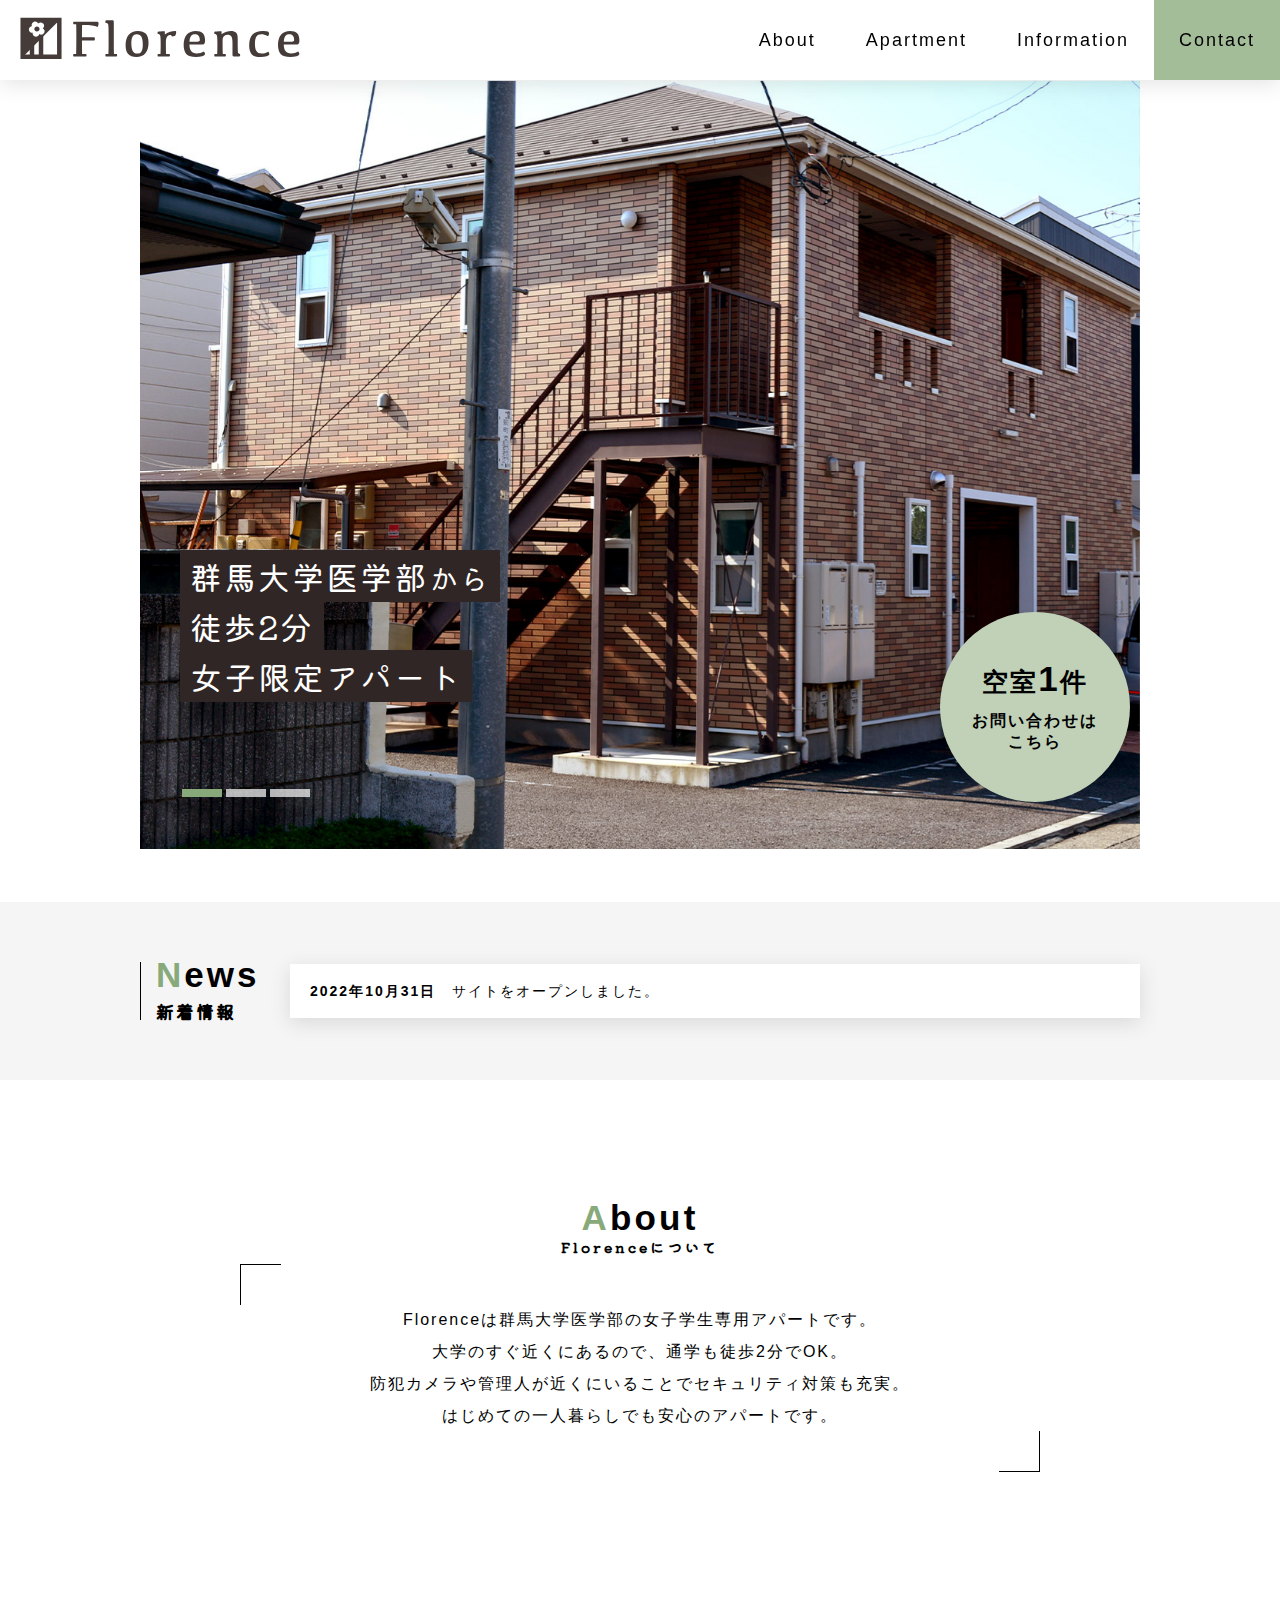
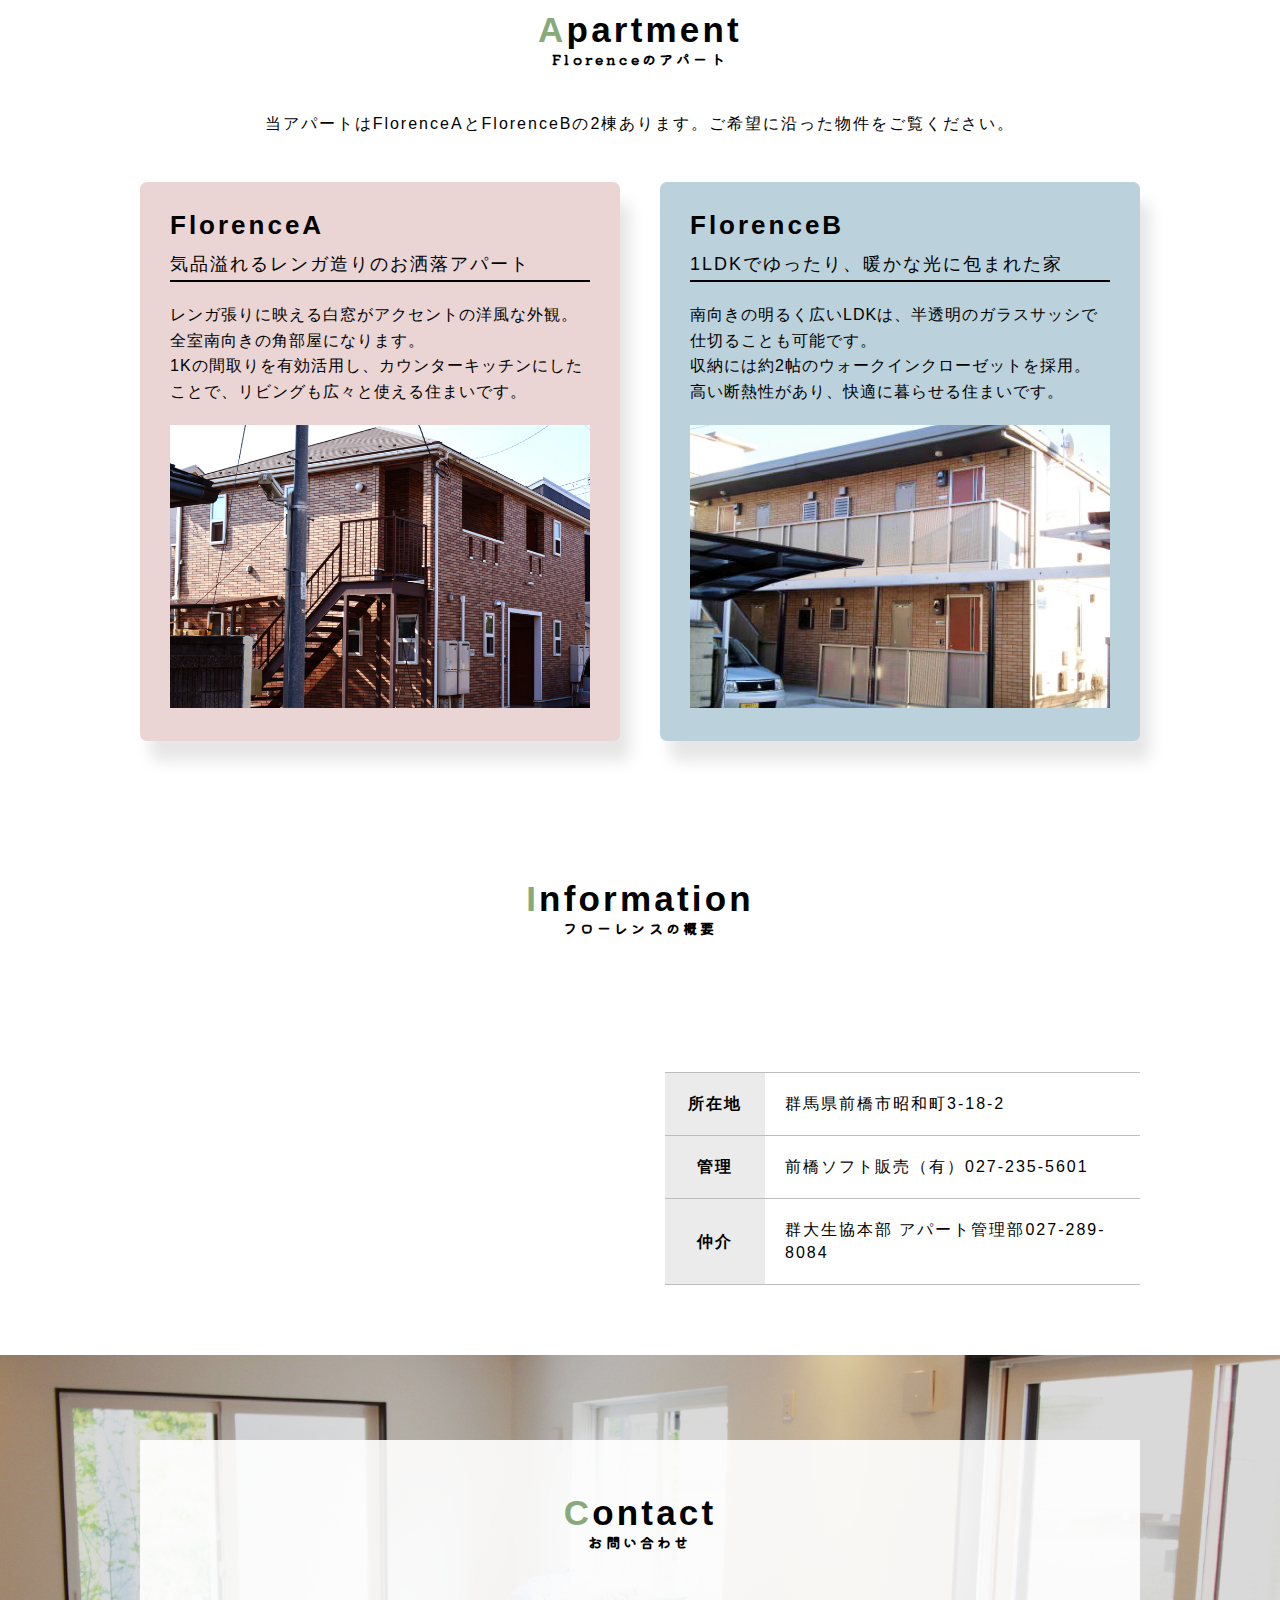
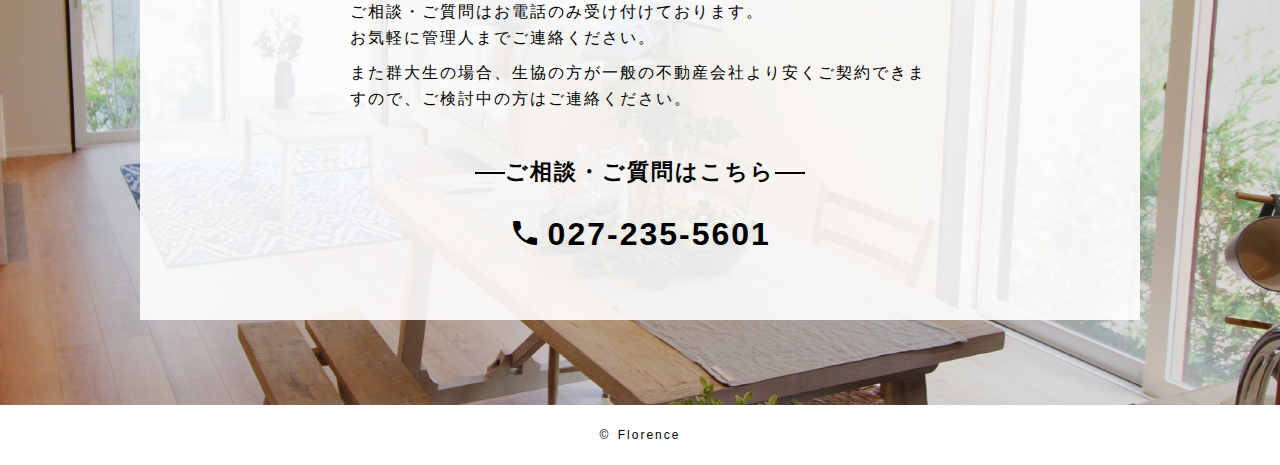
<file: index.html>
<!DOCTYPE html>
<html lang="ja">
  <head>
    <link
      href="https://fonts.googleapis.com/css2?family=Kiwi+Maru:wght@300&display=swap"
      rel="stylesheet"
    />
    <link
      href="https://fonts.googleapis.com/icon?family=Material+Icons"
      rel="stylesheet"
    />
    <meta charset="UTF-8" />
    <meta http-equiv="X-UA-Compatible" content="IE=edge" />
    <meta name="viewport" content="width=device-width, initial-scale=1.0" />
    <title>Florence</title>
    <link
      rel="stylesheet"
      href="https://cdn.jsdelivr.net/npm/swiper@8/swiper-bundle.min.css"
    />
    <link rel="stylesheet" href="src/css/style.css" />
  </head>

  <body>
    <header class="header">
      <div class="header__logo">
        <a href="#">
          <img
            class="header__pc-logo"
            src="src/img/Florence_logo.svg"
            alt="Florence"
          />
          <img
            class="header__mobile-logo"
            src="src/img/Florence_logo_mobile.svg"
            alt="Florence"
          />
        </a>
      </div>
      <nav class="navigation">
        <ul class="navigation__card">
          <li class="navigation__item">
            <a class="navigation__link" href="#about">About</a>
          </li>
          <li class="navigation__item">
            <a class="navigation__link" href="#apartment">Apartment</a>
          </li>
          <li class="navigation__item">
            <a class="navigation__link" href="#information">Information</a>
          </li>
          <li class="navigation__item">
            <a class="navigation__link" href="#contact">Contact</a>
          </li>
        </ul>
        <button class="navigation__button">
          <span class="navigation__button-line"></span>
          <span class="navigation__button-line"></span>
          <span class="navigation__button-line"></span>
        </button>
      </nav>
    </header>
    <div class="menu__background"></div>

    <main>
      <div class="swiper inner">
        <div class="swiper-wrapper">
          <div class="swiper-slide">
            <img src="src/img/florenceA_main.jpg" alt="" />
          </div>
          <div class="swiper-slide">
            <img src="src/img/florenceB_main.jpg" alt="" />
          </div>
          <div class="swiper-slide">
            <img src="src/img/florenceA_main2.jpg" alt="" />
          </div>
          <div class="swiper-catchphrase__wrapper">
            <p class="swiper-catchphrase">
              群馬大学医学部<span class="swiper-catchphrase__small">から</span>
            </p>
            <p class="swiper-catchphrase">徒歩2分</p>
            <p class="swiper-catchphrase">女子限定アパート</p>
          </div>
          <div class="swiper-pagination"></div>
          <div class="swiper-vacancy">
            <div class="swiper-vacancy__text">
              空室<span class="swiper-vacancy__number">1</span>件
            </div>
            <div class="swiper-vacancy__contact">
              お問い合わせは<br class="swiper-vacancy__contact--mobile" />こちら
            </div>
          </div>
        </div>
      </div>
      <div class="news">
        <div class="inner news__box">
          <div class="news-title">
            <h2 class="news-title__main">
              <span class="news-title__head">N</span>ews
            </h2>
            <h3 class="news-title__second">新着情報</h3>
          </div>
          <div class="news__card">
            <span class="news__data">2022年10月31日</span>
            <span class="news__content">サイトをオープンしました。</span>
          </div>
        </div>
      </div>
      <div class="about">
        <div class="inner">
          <div class="title">
            <h2 class="title__main">
              <span class="title__main--head">A</span>bout
            </h2>
            <h3 class="title__sub">Florenceについて</h3>
          </div>
          <div class="about__frame">
            <p class="about__lead">
              Florenceは群馬大学医学部の女子学生専用アパートです。<br />
              大学のすぐ近くにあるので、通学も徒歩2分でOK。<br />
              防犯カメラや管理人が近くにいることでセキュリティ対策も充実。<br />
              はじめての一人暮らしでも安心のアパートです。
            </p>
            <span class="about__frame-deco"></span>
            <span class="about__frame-deco"></span>
          </div>
        </div>
      </div>
      <div class="apartment">
        <div class="inner">
          <div class="title">
            <h2 class="title__main">
              <span class="title__main--head">A</span>partment
            </h2>
            <h3 class="title__sub">Florenceのアパート</h3>
          </div>
          <div class="apartment__lead">
            当アパートはFlorenceAとFlorenceBの2棟あります。<br
              class="apartment__blank"
            />ご希望に沿った物件をご覧ください。
          </div>
          <div class="apartment__wrap">
            <a class="apartment__link" href="./FlorenceA">
              <div class="apartment__card--florenceA">
                <h2 class="apartment__title">FlorenceA</h2>
                <p class="apartment__catchphrase">
                  気品溢れるレンガ造りのお洒落アパート
                </p>
                <p class="apartment__text">
                  レンガ張りに映える白窓がアクセントの洋風な外観。<br />
                  全室南向きの角部屋になります。<br />
                  1Kの間取りを有効活用し、カウンターキッチンにしたことで、リビングも広々と使える住まいです。
                </p>
                <div class="apartment__img">
                  <img src="src/img/Florence_apartmentA.jpg" alt="" />
                </div>
              </div>
            </a>
            <a class="apartment__link" href="./FlorenceB">
              <div class="apartment__card--florenceB">
                <h2 class="apartment__title">FlorenceB</h2>
                <p class="apartment__catchphrase">
                  1LDKでゆったり、暖かな光に包まれた家
                </p>
                <p class="apartment__text">
                  南向きの明るく広いLDKは、半透明のガラスサッシで仕切ることも可能です。<br />
                  収納には約2帖のウォークインクローゼットを採用。<br />
                  高い断熱性があり、快適に暮らせる住まいです。
                </p>
                <div class="apartment__img">
                  <img src="src/img/Florence_apartmentB.jpg" alt="" />
                </div>
              </div>
            </a>
          </div>
        </div>
      </div>
      <div class="information">
        <div class="inner">
          <div class="title">
            <h2 class="title__main">
              <span class="title__main--head">I</span>nformation
            </h2>
            <h3 class="title__sub">フローレンスの概要</h3>
          </div>
          <div class="information__wrap">
            <iframe
              class="information__map"
              src="https://www.google.com/maps/embed?pb=!1m18!1m12!1m3!1d200.6966924166158!2d139.06132260520812!3d36.40563667716561!2m3!1f0!2f0!3f0!3m2!1i1024!2i768!4f13.1!3m3!1m2!1s0x601ef341fe35128b%3A0x1fdedfeb2cad691!2z44CSMzcxLTAwMzQg576k6aas55yM5YmN5qmL5biC5pit5ZKM55S677yT5LiB55uu77yR77yY4oiS77yR77yS!5e0!3m2!1sja!2sjp!4v1665762542159!5m2!1sja!2sjp"
            ></iframe>
            <table class="information__table">
              <tr class="information__row">
                <th class="information__header">所在地</th>
                <td class="information__data">群馬県前橋市昭和町3-18-2</td>
              </tr>
              <tr class="information__row">
                <th class="information__header">管理</th>
                <td class="information__data">
                  前橋ソフト販売（有）<br
                    class="information__blank"
                  />027-235-5601
                </td>
              </tr>
              <tr class="information__row">
                <th class="information__header">仲介</th>
                <td class="information__data">
                  群大生協本部 アパート管理部<br
                    class="information__blank"
                  />027-289-8084
                </td>
              </tr>
            </table>
          </div>
        </div>
      </div>
      <div class="contact">
        <div class="inner">
          <div class="contact__wrap">
            <div class="title">
              <h2 class="title__main">
                <span class="title__main--head">C</span>ontact
              </h2>
              <h3 class="title__sub">お問い合わせ</h3>
            </div>
            <div class="contact__lead">
              <p>ご相談・ご質問はお電話のみ受け付けております。</p>
              <p>お気軽に管理人までご連絡ください。</p>
              <p>
                また群大生の場合、生協の方が一般の不動産会社より安くご契約できますので、ご検討中の方はご連絡ください。
              </p>
            </div>
            <div class="tel">
              <h4 class="tel__title">ご相談・ご質問はこちら</h4>
              <span class="material-icons"> phone </span>
              <a href="tel:0272355601" class="tel__number">027-235-5601</a>
            </div>
          </div>
        </div>
      </div>
    </main>

    <footer class="footer">
      <p class="footer__copyright">
        <span class="footer__icon">&copy;</span>
        Florence
      </p>
    </footer>
    <script src="https://ajax.googleapis.com/ajax/libs/jquery/3.6.1/jquery.min.js"></script>
    <script src="https://cdn.jsdelivr.net/npm/swiper@8/swiper-bundle.min.js"></script>
    <script src="src/js/style.js"></script>
  </body>
</html>
</file>
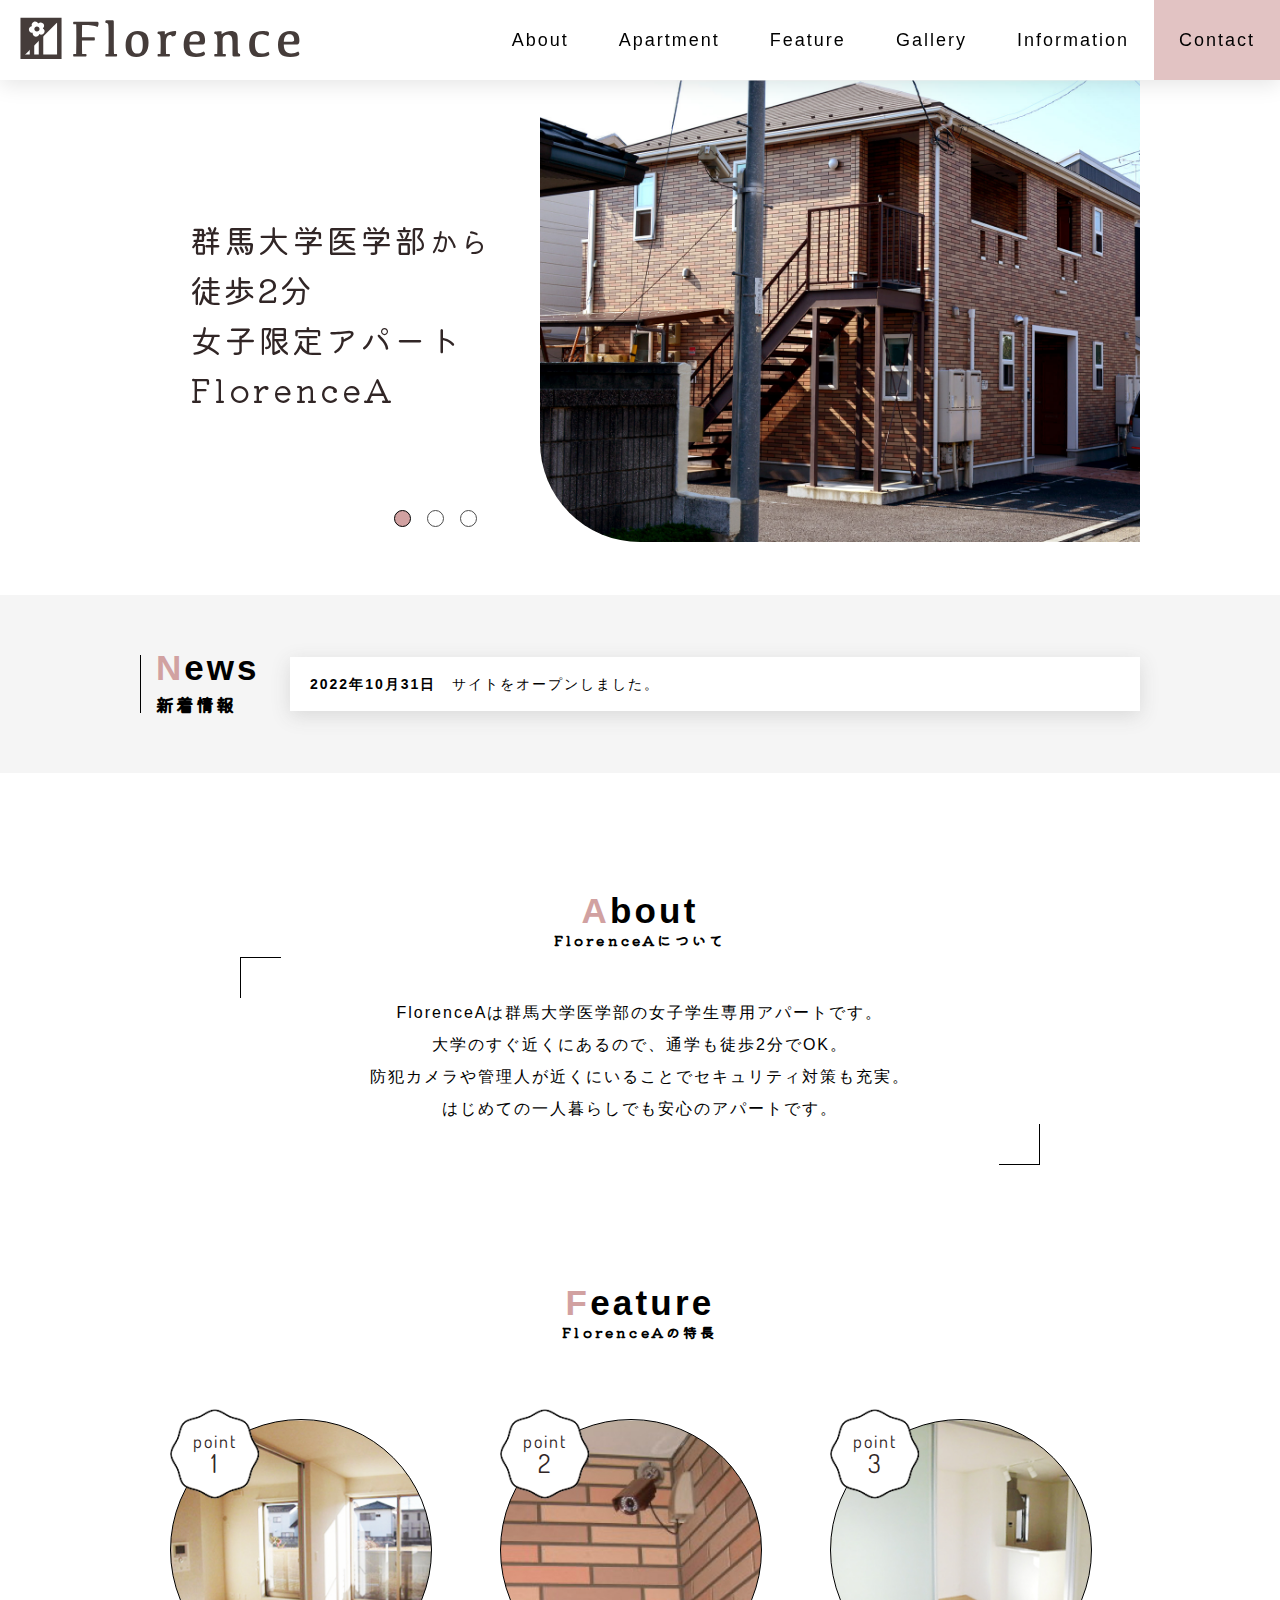
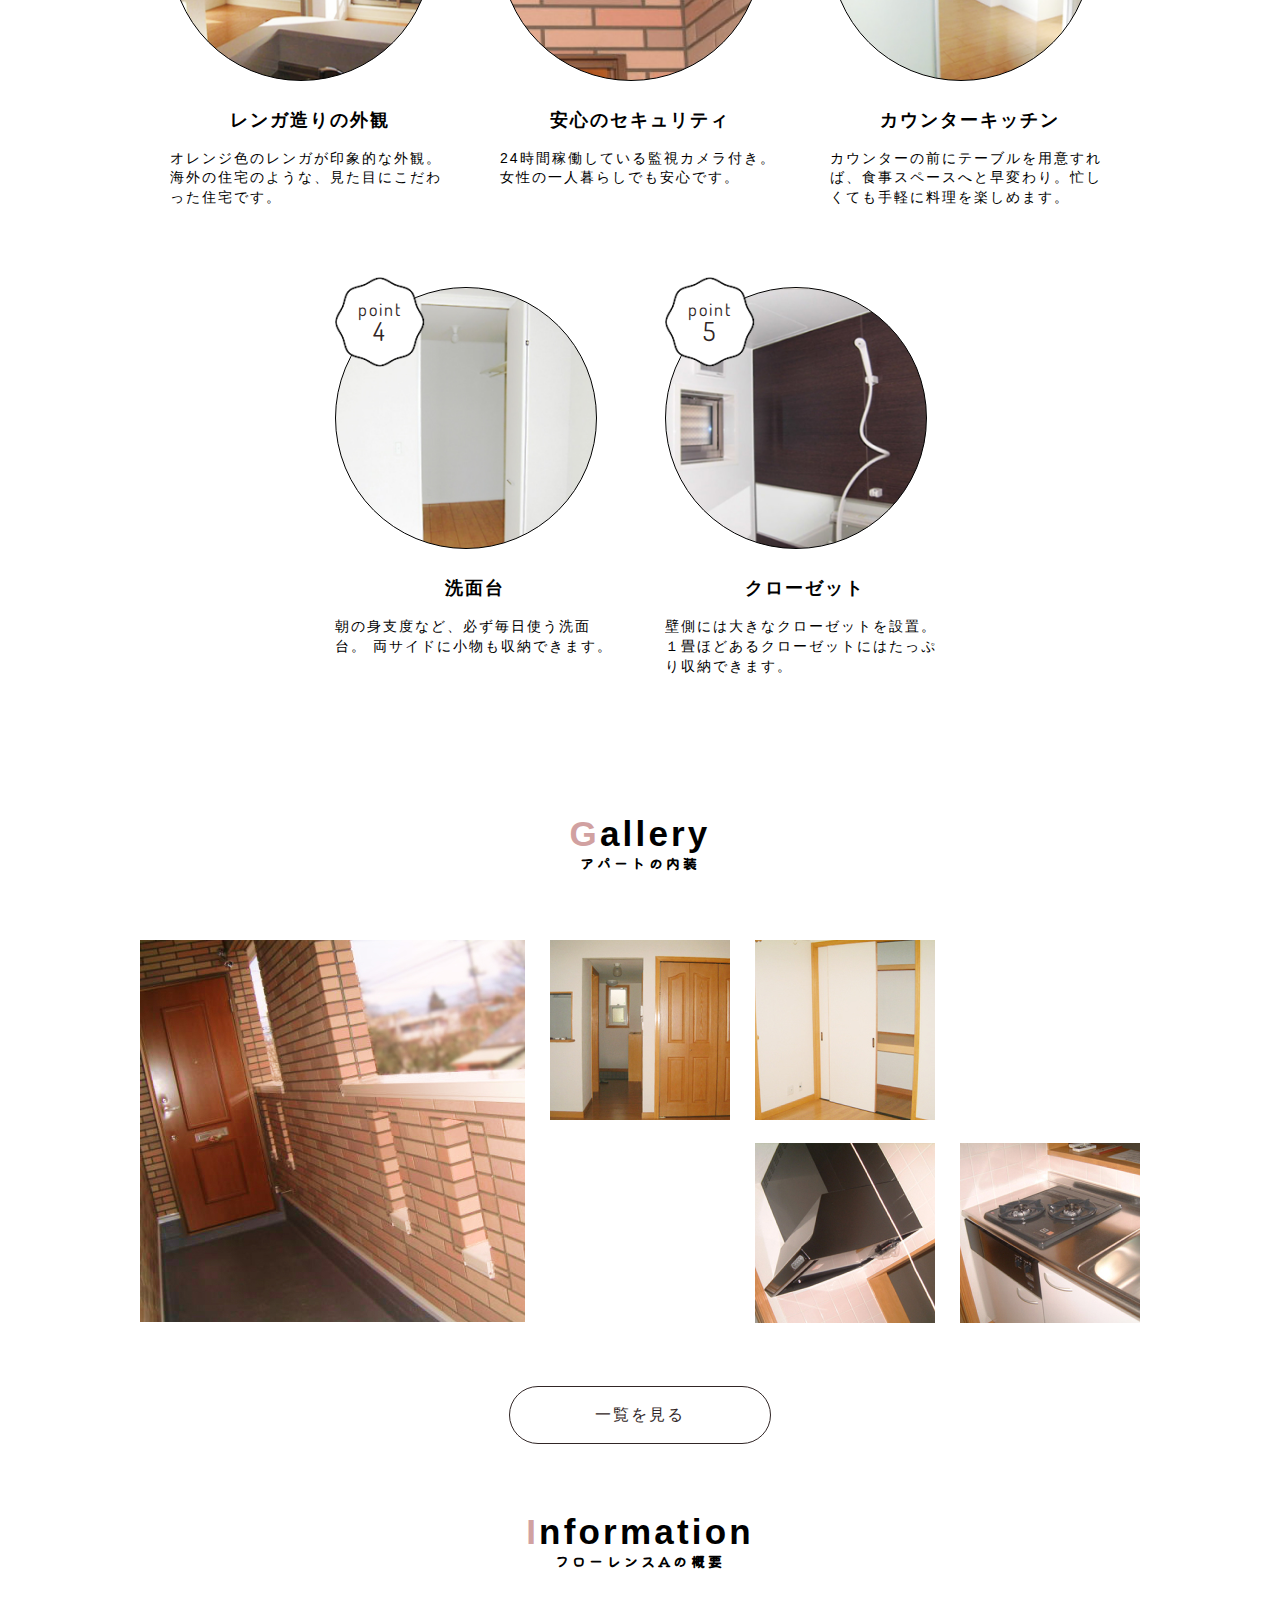
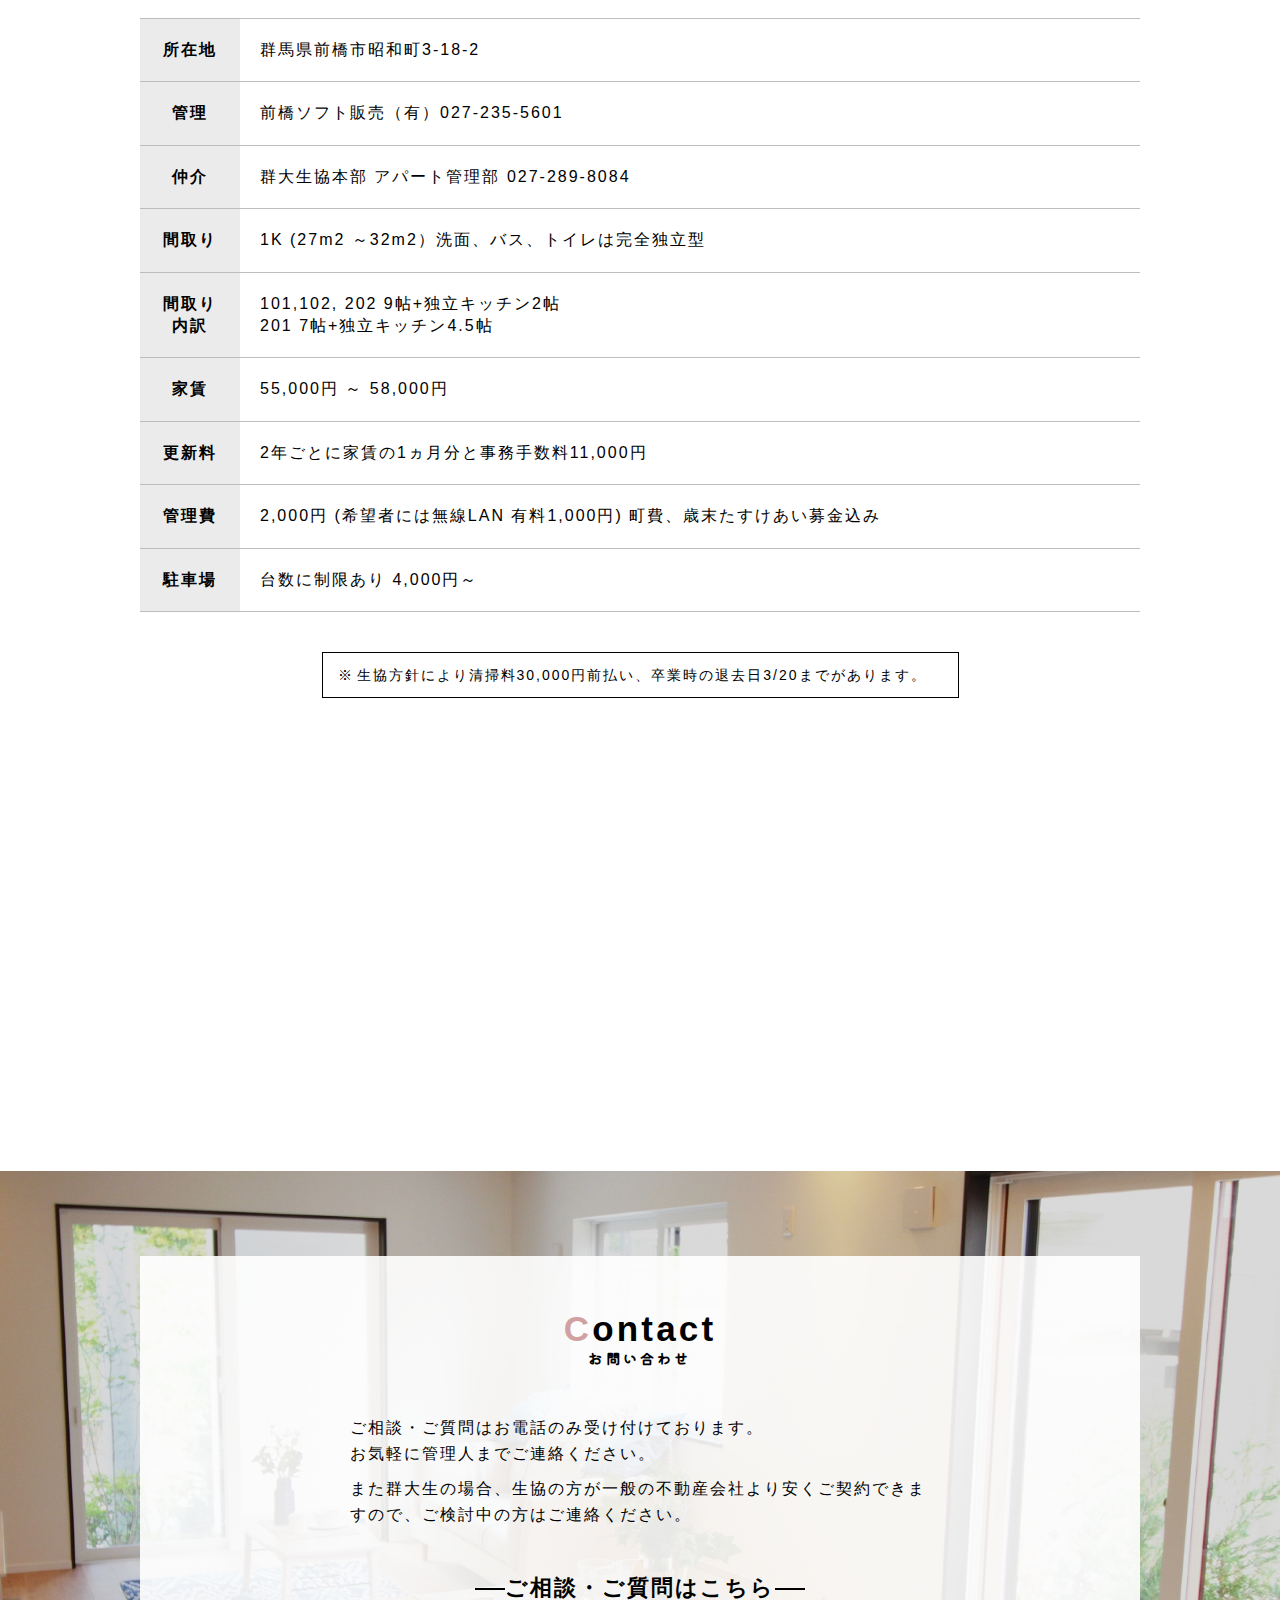
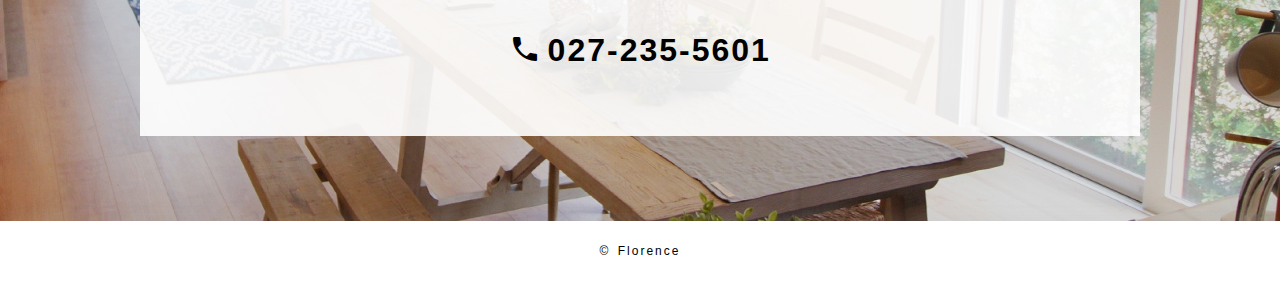
<file: FlorenceA/index.html>
<!DOCTYPE html>
<html lang="ja">
  <head>
    <link
      href="https://fonts.googleapis.com/css2?family=Kiwi+Maru:wght@300&display=swap"
      rel="stylesheet"
    />
    <link
      href="https://fonts.googleapis.com/css2?family=Dosis:wght@600&display=swap"
      rel="stylesheet"
    />
    <link
      href="https://fonts.googleapis.com/icon?family=Material+Icons"
      rel="stylesheet"
    />
    <meta charset="UTF-8" />
    <meta http-equiv="X-UA-Compatible" content="IE=edge" />
    <meta name="viewport" content="width=device-width, initial-scale=1.0" />
    <title>Florence</title>
    <link
      rel="stylesheet"
      href="https://cdn.jsdelivr.net/npm/swiper@8/swiper-bundle.min.css"
    />
    <link rel="stylesheet" href="../src/css/style.css" />
  </head>

  <body class="florenceA">
    <header class="header">
      <div class="header__logo">
        <a href="../index.html">
          <img
            class="header__pc-logo"
            src="../src/img/Florence_logo.svg"
            alt="Florence"
          />
          <img
            class="header__mobile-logo"
            src="../src/img/Florence_logo_mobile.svg"
            alt="Florence"
          />
        </a>
      </div>
      <nav class="navigation">
        <ul class="navigation__card">
          <li class="navigation__item">
            <a class="navigation__link" href="#about">About</a>
          </li>
          <li class="navigation__item">
            <a class="navigation__link" href="#apartment">Apartment</a>
          </li>
          <li class="navigation__item">
            <a class="navigation__link" href="#feature">Feature</a>
          </li>
          <li class="navigation__item">
            <a class="navigation__link" href="#gallery">Gallery</a>
          </li>
          <li class="navigation__item">
            <a class="navigation__link" href="#information">Information</a>
          </li>
          <li class="navigation__item">
            <a class="navigation__link" href="#contact">Contact</a>
          </li>
        </ul>
        <button class="navigation__button">
          <span class="navigation__button-line"></span>
          <span class="navigation__button-line"></span>
          <span class="navigation__button-line"></span>
        </button>
      </nav>
    </header>
    <div class="menu__background"></div>

    <main>
      <div class="swiper inner">
        <div class="swiper-wrapper">
          <div class="swiper-slide">
            <img src="../src/img/florenceA_main.jpg" alt="" />
          </div>
          <div class="swiper-slide">
            <img src="../src/img/florenceA_main2.jpg" alt="" />
          </div>
          <div class="swiper-slide">
            <img src="../src/img/florenceA_main3.jpg" alt="" />
          </div>
          <div class="swiper-catchphrase__wrapper">
            <p class="swiper-catchphrase">
              群馬大学医学部<span class="swiper-catchphrase__small">から</span>
            </p>
            <p class="swiper-catchphrase">徒歩2分</p>
            <p class="swiper-catchphrase">女子限定アパート</p>
            <p class="swiper-catchphrase">FlorenceA</p>
          </div>
          <div class="swiper-pagination"></div>
          <div class="swiper-vacancy">
            <div class="swiper-vacancy__text">
              空室<span class="swiper-vacancy__number">1</span>件
            </div>
            <div class="swiper-vacancy__contact">
              お問い合わせは<br />こちら
            </div>
          </div>
        </div>
      </div>
      <div class="news">
        <div class="inner news__box">
          <div class="news-title">
            <h2 class="news-title__main">
              <span class="news-title__head">N</span>ews
            </h2>
            <h3 class="news-title__second">新着情報</h3>
          </div>
          <div class="news__card">
            <span class="news__data">2022年10月31日</span>
            <span class="news__content">サイトをオープンしました。</span>
          </div>
        </div>
      </div>
      <div class="about">
        <div class="inner">
          <div class="title">
            <h2 class="title__main">
              <span class="title__main--head">A</span>bout
            </h2>
            <h3 class="title__sub">FlorenceAについて</h3>
          </div>
          <div class="about__frame">
            <p class="about__lead">
              FlorenceAは群馬大学医学部の女子学生専用アパートです。<br />
              大学のすぐ近くにあるので、通学も徒歩2分でOK。<br />
              防犯カメラや管理人が近くにいることでセキュリティ対策も充実。<br />
              はじめての一人暮らしでも安心のアパートです。
            </p>
            <span class="about__frame-deco"></span>
            <span class="about__frame-deco"></span>
          </div>
        </div>
      </div>
      <div class="feature inner">
        <div class="title">
          <h2 class="title__main">
            <span class="title__main--head">F</span>eature
          </h2>
          <h3 class="title__sub">FlorenceAの特長</h3>
        </div>
        <div class="feature__wrap">
          <div class="feature__card">
            <div class="feature-icon">
              <div class="feature-icon__point">point</div>
              <div class="feature-icon__number">1</div>
            </div>
            <div class="feature__image exterior"></div>
            <div class="feature__title">レンガ造りの外観</div>
            <div class="feature__text">
              オレンジ色のレンガが印象的な外観。海外の住宅のような、見た目にこだわった住宅です。
            </div>
          </div>
          <div class="feature__card">
            <div class="feature-icon">
              <div class="feature-icon__point">point</div>
              <div class="feature-icon__number">2</div>
            </div>
            <div class="feature__image security"></div>
            <div class="feature__title">安心のセキュリティ</div>
            <div class="feature__text">
              24時間稼働している監視カメラ付き。女性の一人暮らしでも安心です。
            </div>
          </div>
          <div class="feature__card">
            <div class="feature-icon">
              <div class="feature-icon__point">point</div>
              <div class="feature-icon__number">3</div>
            </div>
            <div class="feature__image kitcken"></div>
            <div class="feature__title">カウンターキッチン</div>
            <div class="feature__text">
              カウンターの前にテーブルを用意すれば、食事スペースへと早変わり。忙しくても手軽に料理を楽しめます。
            </div>
          </div>
          <div class="feature__card">
            <div class="feature-icon">
              <div class="feature-icon__point">point</div>
              <div class="feature-icon__number">4</div>
            </div>
            <div class="feature__image wash"></div>
            <div class="feature__title">洗面台</div>
            <div class="feature__text">
              朝の身支度など、必ず毎日使う洗面台。
              両サイドに小物も収納できます。
            </div>
          </div>
          <div class="feature__card">
            <div class="feature-icon">
              <div class="feature-icon__point">point</div>
              <div class="feature-icon__number">5</div>
            </div>
            <div class="feature__image storage"></div>
            <div class="feature__title">クローゼット</div>
            <div class="feature__text">
              壁側には大きなクローゼットを設置。１畳ほどあるクローゼットにはたっぷり収納できます。
            </div>
          </div>
        </div>
      </div>
      <div class="gallery">
        <div class="inner">
          <div class="title">
            <h2 class="title__main">
              <span class="title__main--head">G</span>allery
            </h2>
            <h3 class="title__sub">アパートの内装</h3>
          </div>
          <div class="gallery__wrap">
            <div class="gallery__image">
              <img
                src="../src/img/FlorenceA_Top_Gallary_Aisle.jpg"
                alt="FlorenceA_通路"
              />
            </div>
            <div class="gallery-image">
              <div class="gallery-image__box--upper">
                <div class="gallery-image__interior">
                  <img
                    src="../src/img/FlorenceA_Top_Gallary_Living.jpg"
                    alt="FlorenceA_リビング"
                  />
                </div>
                <div class="gallery-image__interior">
                  <img
                    src="../src/img/FlorenceA_Top_Gallary_Armoire.jpg"
                    alt="FlorenceA_収納"
                  />
                </div>
              </div>
              <div class="gallery-image__box--below">
                <div class="gallery-image__interior">
                  <img
                    src="../src/img/FlorenceA_Top_Gallary_Fan.jpg"
                    alt="FlorenceA_換気扇"
                  />
                </div>
                <div class="gallery-image__interior">
                  <img
                    src="../src/img/FlorenceA_Top_Gallary_Kitchen.jpg"
                    alt="FlorenceA_キッチン"
                  />
                </div>
              </div>
            </div>
          </div>
          <a class="gallery__button" href="gallery.html">一覧を見る</a>
        </div>
      </div>
      <div class="information">
        <div class="inner">
          <div class="title">
            <h2 class="title__main">
              <span class="title__main--head">I</span>nformation
            </h2>
            <h3 class="title__sub">フローレンスAの概要</h3>
          </div>
          <table class="information__table">
            <tr class="information__row">
              <th class="information__header">所在地</th>
              <td class="information__data">群馬県前橋市昭和町3-18-2</td>
            </tr>
            <tr class="information__row">
              <th class="information__header">管理</th>
              <td class="information__data">
                前橋ソフト販売（有）027-235-5601
              </td>
            </tr>
            <tr class="information__row">
              <th class="information__header">仲介</th>
              <td class="information__data">
                群大生協本部 アパート管理部 027-289-8084
              </td>
            </tr>
            <tr class="information__row">
              <th class="information__header">間取り</th>
              <td class="information__data">
                1K (27m2 ～32m2）洗面、バス、トイレは完全独立型
              </td>
            </tr>
            <tr class="information__row">
              <th class="information__header">間取り内訳</th>
              <td class="information__data">
                101,102, 202 9帖+独立キッチン2帖<br />201 7帖+独立キッチン4.5帖
              </td>
            </tr>
            <tr class="information__row">
              <th class="information__header">家賃</th>
              <td class="information__data">55,000円 ～ 58,000円</td>
            </tr>
            <tr class="information__row">
              <th class="information__header">更新料</th>
              <td class="information__data">
                2年ごとに家賃の1ヵ月分と事務手数料11,000円
              </td>
            </tr>
            <tr class="information__row">
              <th class="information__header">管理費</th>
              <td class="information__data">
                2,000円 (希望者には無線LAN 有料1,000円)
                町費、歳末たすけあい募金込み
              </td>
            </tr>
            <tr class="information__row">
              <th class="information__header">駐車場</th>
              <td class="information__data">台数に制限あり 4,000円～</td>
            </tr>
          </table>
          <div class="information__annotations">
            <span class="information__mark">※</span
            >生協方針により清掃料30,000円前払い、卒業時の退去日3/20までがあります。
          </div>
          <iframe
            class="information__map"
            src="https://www.google.com/maps/embed?pb=!1m18!1m12!1m3!1d200.6966924166158!2d139.06132260520812!3d36.40563667716561!2m3!1f0!2f0!3f0!3m2!1i1024!2i768!4f13.1!3m3!1m2!1s0x601ef341fe35128b%3A0x1fdedfeb2cad691!2z44CSMzcxLTAwMzQg576k6aas55yM5YmN5qmL5biC5pit5ZKM55S677yT5LiB55uu77yR77yY4oiS77yR77yS!5e0!3m2!1sja!2sjp!4v1665762542159!5m2!1sja!2sjp"
          ></iframe>
        </div>
      </div>
      <div class="contact">
        <div class="inner">
          <div class="contact__wrap">
            <div class="title">
              <h2 class="title__main">
                <span class="title__main--head">C</span>ontact
              </h2>
              <h3 class="title__sub">お問い合わせ</h3>
            </div>
            <div class="contact__lead">
              <p>ご相談・ご質問はお電話のみ受け付けております。</p>
              <p>お気軽に管理人までご連絡ください。</p>
              <p>
                また群大生の場合、生協の方が一般の不動産会社より安くご契約できますので、ご検討中の方はご連絡ください。
              </p>
            </div>
            <div class="tel">
              <h4 class="tel__title">ご相談・ご質問はこちら</h4>
              <span class="material-icons"> phone </span>
              <a href="tel:0272355601" class="tel__number">027-235-5601</a>
            </div>
          </div>
        </div>
      </div>
    </main>

    <footer class="footer">
      <p class="footer__copyright">
        <span class="footer__icon">&copy;</span>
        Florence
      </p>
    </footer>
    <script src="https://ajax.googleapis.com/ajax/libs/jquery/3.6.1/jquery.min.js"></script>
    <script src="https://cdn.jsdelivr.net/npm/swiper@8/swiper-bundle.min.js"></script>
    <script src="../src/js/style.js"></script>
  </body>
</html>
</file>
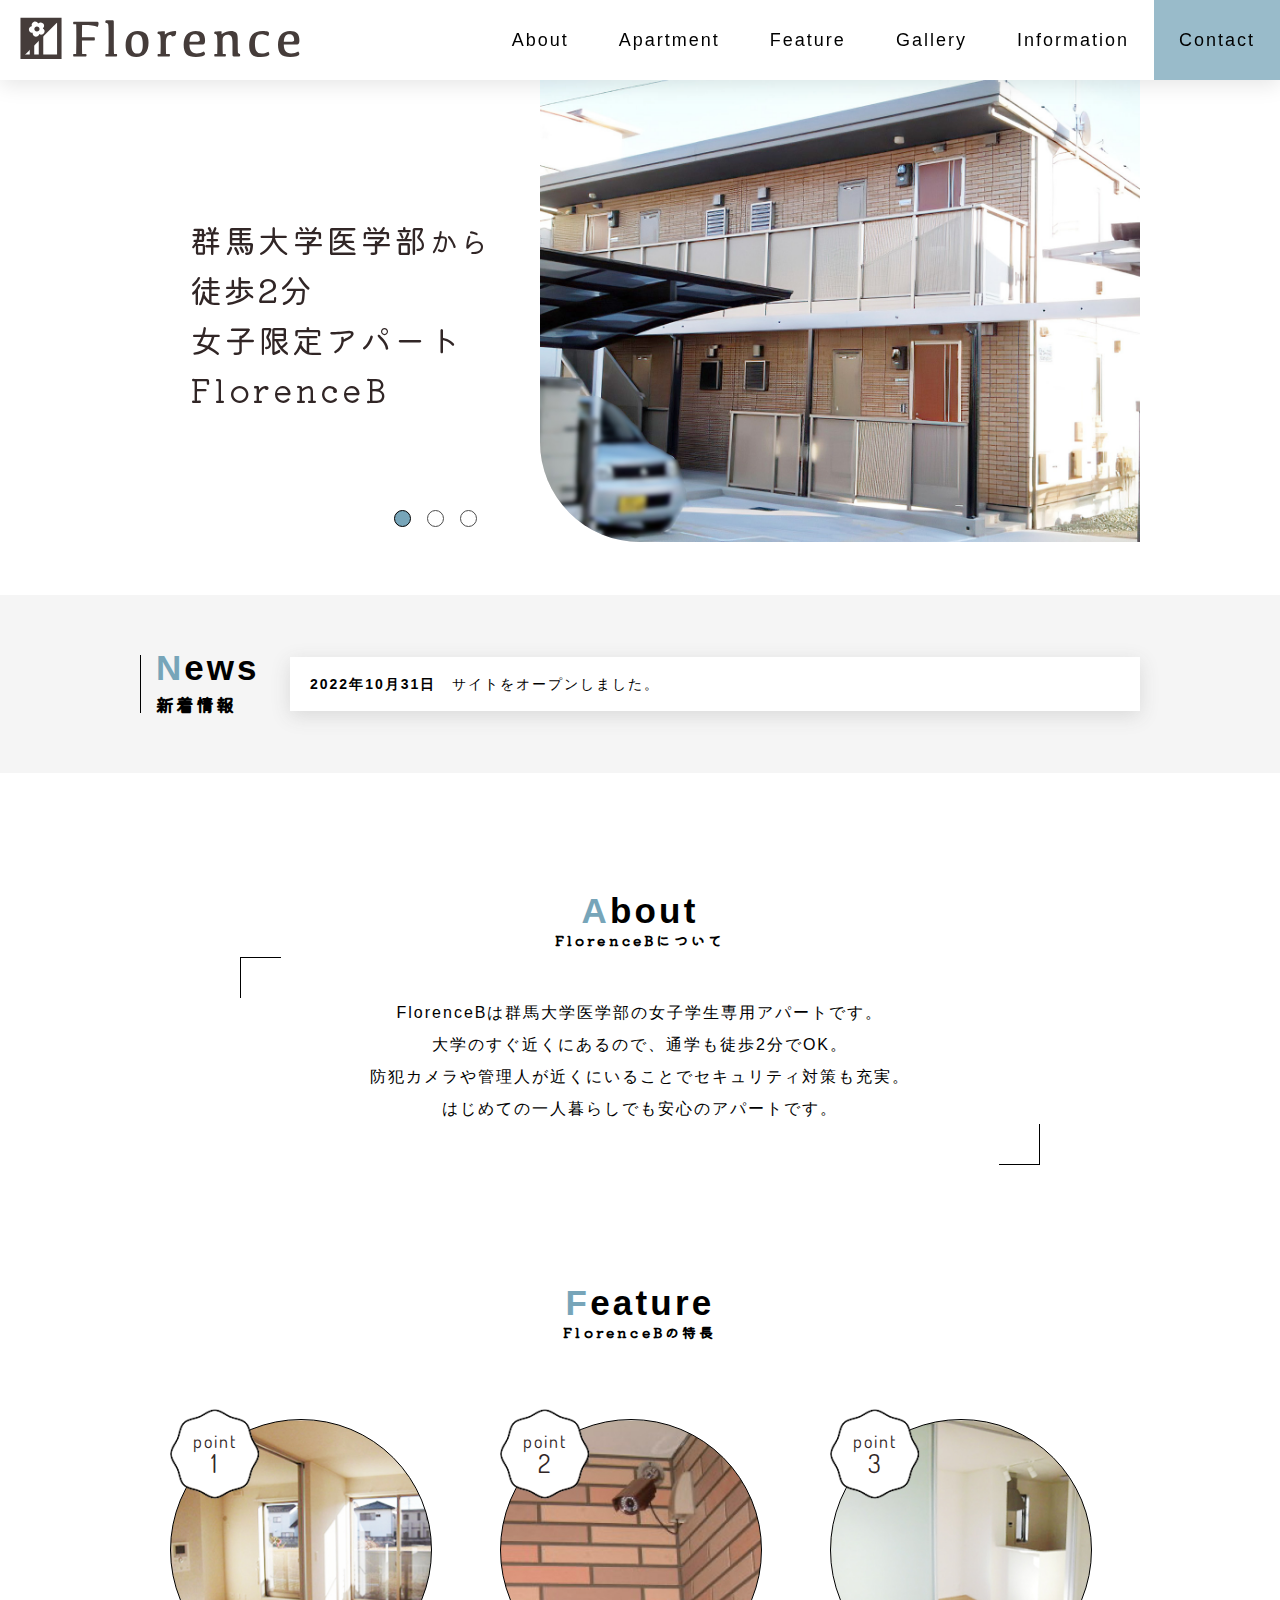
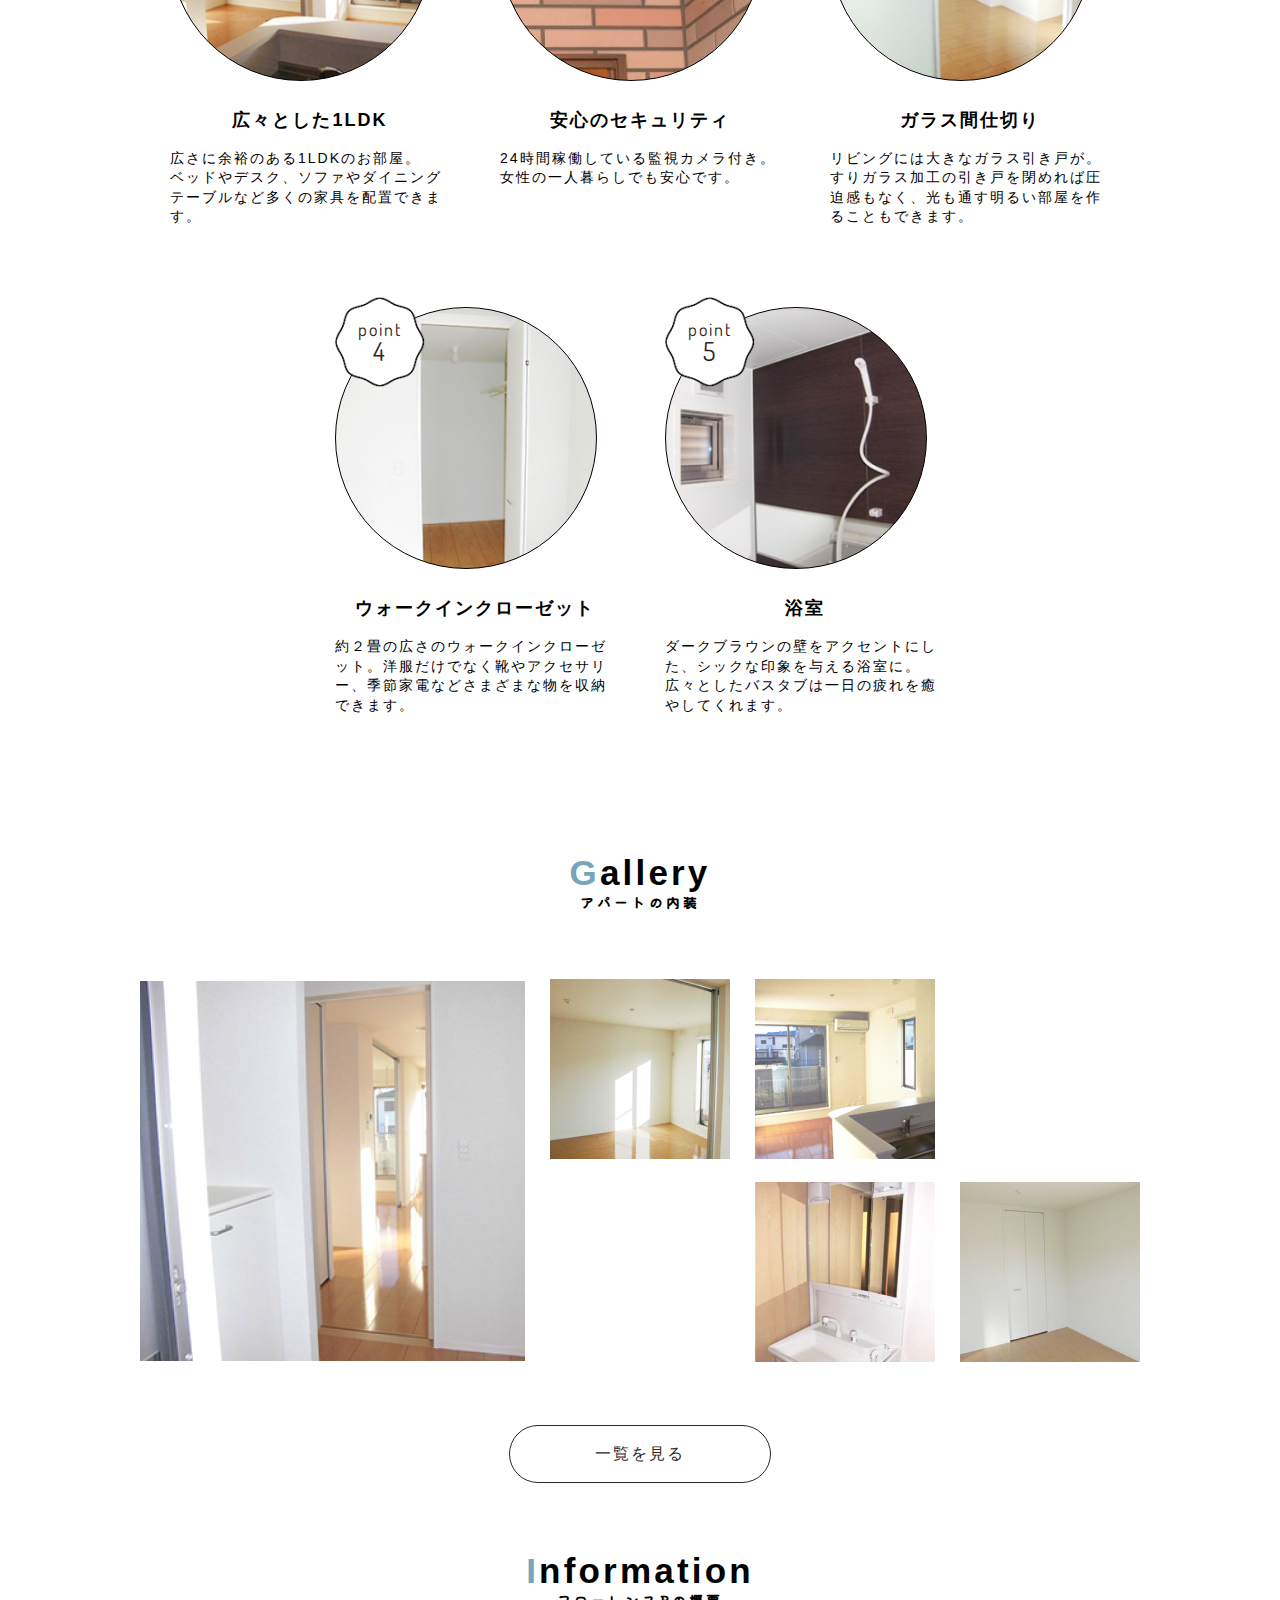
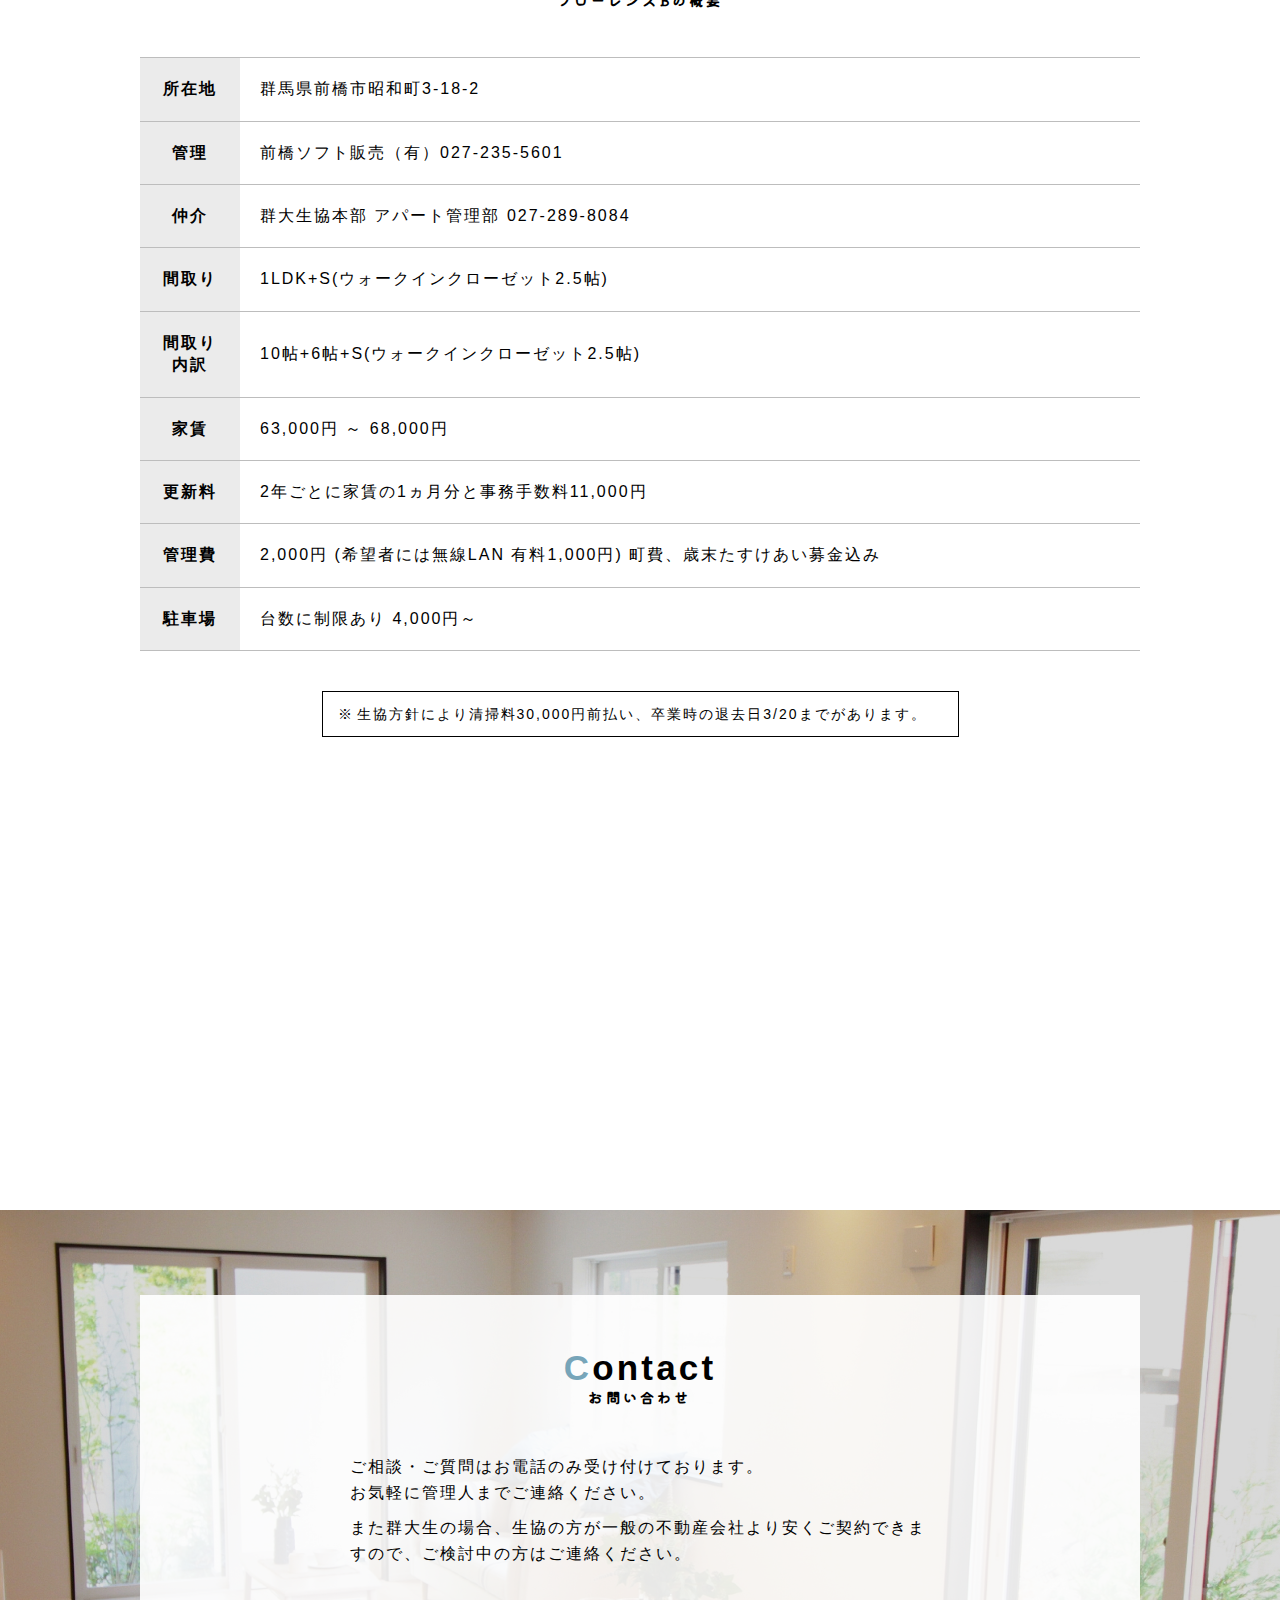
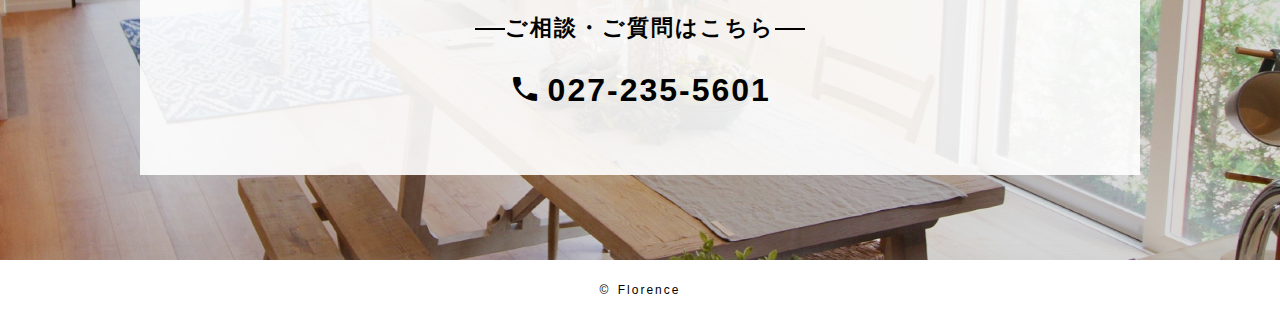
<file: FlorenceB/index.html>
<!DOCTYPE html>
<html lang="ja">
  <head>
    <link
      href="https://fonts.googleapis.com/css2?family=Kiwi+Maru:wght@300&display=swap"
      rel="stylesheet"
    />
    <link
      href="https://fonts.googleapis.com/css2?family=Dosis:wght@600&display=swap"
      rel="stylesheet"
    />
    <link
      href="https://fonts.googleapis.com/icon?family=Material+Icons"
      rel="stylesheet"
    />
    <meta charset="UTF-8" />
    <meta http-equiv="X-UA-Compatible" content="IE=edge" />
    <meta name="viewport" content="width=device-width, initial-scale=1.0" />
    <title>Florence</title>
    <link
      rel="stylesheet"
      href="https://cdn.jsdelivr.net/npm/swiper@8/swiper-bundle.min.css"
    />
    <link rel="stylesheet" href="../src/css/style.css" />
  </head>

  <body class="florenceB">
    <header class="header">
      <div class="header__logo">
        <a href="../index.html">
          <img
            class="header__pc-logo"
            src="../src/img/Florence_logo.svg"
            alt="Florence"
          />
          <img
            class="header__mobile-logo"
            src="../src/img/Florence_logo_mobile.svg"
            alt="Florence"
          />
        </a>
      </div>
      <nav class="navigation">
        <ul class="navigation__card">
          <li class="navigation__item">
            <a class="navigation__link" href="#about">About</a>
          </li>
          <li class="navigation__item">
            <a class="navigation__link" href="#apartment">Apartment</a>
          </li>
          <li class="navigation__item">
            <a class="navigation__link" href="#feature">Feature</a>
          </li>
          <li class="navigation__item">
            <a class="navigation__link" href="#gallery">Gallery</a>
          </li>
          <li class="navigation__item">
            <a class="navigation__link" href="#information">Information</a>
          </li>
          <li class="navigation__item">
            <a class="navigation__link" href="#contact">Contact</a>
          </li>
        </ul>
        <button class="navigation__button">
          <span class="navigation__button-line"></span>
          <span class="navigation__button-line"></span>
          <span class="navigation__button-line"></span>
        </button>
      </nav>
    </header>
    <div class="menu__background"></div>

    <main>
      <div class="swiper inner">
        <div class="swiper-wrapper">
          <div class="swiper-slide">
            <img src="../src/img/florenceB_main.jpg" alt="" />
          </div>
          <div class="swiper-slide">
            <img src="../src/img/florenceB_main2.jpg" alt="" />
          </div>
          <div class="swiper-slide">
            <img src="../src/img/florenceB_main3.jpg" alt="" />
          </div>
          <div class="swiper-catchphrase__wrapper">
            <p class="swiper-catchphrase">
              群馬大学医学部<span class="swiper-catchphrase__small">から</span>
            </p>
            <p class="swiper-catchphrase">徒歩2分</p>
            <p class="swiper-catchphrase">女子限定アパート</p>
            <p class="swiper-catchphrase">FlorenceB</p>
          </div>
          <div class="swiper-pagination"></div>
          <div class="swiper-vacancy">
            <div class="swiper-vacancy__text">
              空室<span class="swiper-vacancy__number">1</span>件
            </div>
            <div class="swiper-vacancy__contact">
              お問い合わせは<br />こちら
            </div>
          </div>
        </div>
      </div>
      <div class="news">
        <div class="inner news__box">
          <div class="news-title">
            <h2 class="news-title__main">
              <span class="news-title__head">N</span>ews
            </h2>
            <h3 class="news-title__second">新着情報</h3>
          </div>
          <div class="news__card">
            <span class="news__data">2022年10月31日</span>
            <span class="news__content">サイトをオープンしました。</span>
          </div>
        </div>
      </div>
      <div class="about">
        <div class="inner">
          <div class="title">
            <h2 class="title__main">
              <span class="title__main--head">A</span>bout
            </h2>
            <h3 class="title__sub">FlorenceBについて</h3>
          </div>
          <div class="about__frame">
            <p class="about__lead">
              FlorenceBは群馬大学医学部の女子学生専用アパートです。<br />
              大学のすぐ近くにあるので、通学も徒歩2分でOK。<br />
              防犯カメラや管理人が近くにいることでセキュリティ対策も充実。<br />
              はじめての一人暮らしでも安心のアパートです。
            </p>
            <span class="about__frame-deco"></span>
            <span class="about__frame-deco"></span>
          </div>
        </div>
      </div>
      <div class="feature inner">
        <div class="title">
          <h2 class="title__main">
            <span class="title__main--head">F</span>eature
          </h2>
          <h3 class="title__sub">FlorenceBの特長</h3>
        </div>
        <div class="feature__wrap">
          <div class="feature__card">
            <div class="feature-icon">
              <div class="feature-icon__point">point</div>
              <div class="feature-icon__number">1</div>
            </div>
            <div class="feature__image exterior"></div>
            <div class="feature__title">広々とした1LDK</div>
            <div class="feature__text">
              広さに余裕のある1LDKのお部屋。<br />ベッドやデスク、ソファやダイニングテーブルなど多くの家具を配置できます。
            </div>
          </div>
          <div class="feature__card">
            <div class="feature-icon">
              <div class="feature-icon__point">point</div>
              <div class="feature-icon__number">2</div>
            </div>
            <div class="feature__image security"></div>
            <div class="feature__title">安心のセキュリティ</div>
            <div class="feature__text">
              24時間稼働している監視カメラ付き。女性の一人暮らしでも安心です。
            </div>
          </div>
          <div class="feature__card">
            <div class="feature-icon">
              <div class="feature-icon__point">point</div>
              <div class="feature-icon__number">3</div>
            </div>
            <div class="feature__image kitcken"></div>
            <div class="feature__title">ガラス間仕切り</div>
            <div class="feature__text">
              リビングには大きなガラス引き戸が。すりガラス加工の引き戸を閉めれば圧迫感もなく、光も通す明るい部屋を作ることもできます。
            </div>
          </div>
          <div class="feature__card">
            <div class="feature-icon">
              <div class="feature-icon__point">point</div>
              <div class="feature-icon__number">4</div>
            </div>
            <div class="feature__image wash"></div>
            <div class="feature__title">ウォークインクローゼット</div>
            <div class="feature__text">
              約２畳の広さのウォークインクローゼット。洋服だけでなく靴やアクセサリー、季節家電などさまざまな物を収納できます。
            </div>
          </div>
          <div class="feature__card">
            <div class="feature-icon">
              <div class="feature-icon__point">point</div>
              <div class="feature-icon__number">5</div>
            </div>
            <div class="feature__image storage"></div>
            <div class="feature__title">浴室</div>
            <div class="feature__text">
              ダークブラウンの壁をアクセントにした、シックな印象を与える浴室に。広々としたバスタブは一日の疲れを癒やしてくれます。
            </div>
          </div>
        </div>
      </div>
      <div class="gallery">
        <div class="inner">
          <div class="title">
            <h2 class="title__main">
              <span class="title__main--head">G</span>allery
            </h2>
            <h3 class="title__sub">アパートの内装</h3>
          </div>
          <div class="gallery__wrap">
            <div class="gallery__image">
              <img
                src="../src/img/FlorenceB_Top_Gallery_Aisle.jpg"
                alt="FlorenceA_通路"
              />
            </div>
            <div class="gallery-image">
              <div class="gallery-image__box--upper">
                <div class="gallery-image__interior">
                  <img
                    src="../src/img/FlorenceB_Top_Gallery_Living.jpg"
                    alt="FlorenceA_リビング"
                  />
                </div>
                <div class="gallery-image__interior">
                  <img
                    src="../src/img/FlorenceB_Top_Gallery_Kitchen.jpg"
                    alt="FlorenceA_収納"
                  />
                </div>
              </div>
              <div class="gallery-image__box--below">
                <div class="gallery-image__interior">
                  <img
                    src="../src/img/FlorenceB_Top_Gallery_Wash.jpg"
                    alt="FlorenceA_換気扇"
                  />
                </div>
                <div class="gallery-image__interior">
                  <img
                    src="../src/img/FlorenceB_Top_Gallery_Storage.jpg"
                    alt="FlorenceA_キッチン"
                  />
                </div>
              </div>
            </div>
          </div>
          <a class="gallery__button" href="gallery.html">一覧を見る</a>
        </div>
      </div>
      <div class="information">
        <div class="inner">
          <div class="title">
            <h2 class="title__main">
              <span class="title__main--head">I</span>nformation
            </h2>
            <h3 class="title__sub">フローレンスBの概要</h3>
          </div>
          <table class="information__table">
            <tr class="information__row">
              <th class="information__header">所在地</th>
              <td class="information__data">群馬県前橋市昭和町3-18-2</td>
            </tr>
            <tr class="information__row">
              <th class="information__header">管理</th>
              <td class="information__data">
                前橋ソフト販売（有）027-235-5601
              </td>
            </tr>
            <tr class="information__row">
              <th class="information__header">仲介</th>
              <td class="information__data">
                群大生協本部 アパート管理部 027-289-8084
              </td>
            </tr>
            <tr class="information__row">
              <th class="information__header">間取り</th>
              <td class="information__data">
                1LDK+S(ウォークインクローゼット2.5帖)
              </td>
            </tr>
            <tr class="information__row">
              <th class="information__header">間取り内訳</th>
              <td class="information__data">
                10帖+6帖+S(ウォークインクローゼット2.5帖)
              </td>
            </tr>
            <tr class="information__row">
              <th class="information__header">家賃</th>
              <td class="information__data">63,000円 ～ 68,000円</td>
            </tr>
            <tr class="information__row">
              <th class="information__header">更新料</th>
              <td class="information__data">
                2年ごとに家賃の1ヵ月分と事務手数料11,000円
              </td>
            </tr>
            <tr class="information__row">
              <th class="information__header">管理費</th>
              <td class="information__data">
                2,000円 (希望者には無線LAN 有料1,000円)
                町費、歳末たすけあい募金込み
              </td>
            </tr>
            <tr class="information__row">
              <th class="information__header">駐車場</th>
              <td class="information__data">台数に制限あり 4,000円～</td>
            </tr>
          </table>
          <div class="information__annotations">
            <span class="information__mark">※</span
            >生協方針により清掃料30,000円前払い、卒業時の退去日3/20までがあります。
          </div>
          <iframe
            class="information__map"
            src="https://www.google.com/maps/embed?pb=!1m18!1m12!1m3!1d200.6966924166158!2d139.06132260520812!3d36.40563667716561!2m3!1f0!2f0!3f0!3m2!1i1024!2i768!4f13.1!3m3!1m2!1s0x601ef341fe35128b%3A0x1fdedfeb2cad691!2z44CSMzcxLTAwMzQg576k6aas55yM5YmN5qmL5biC5pit5ZKM55S677yT5LiB55uu77yR77yY4oiS77yR77yS!5e0!3m2!1sja!2sjp!4v1665762542159!5m2!1sja!2sjp"
          ></iframe>
        </div>
      </div>
      <div class="contact">
        <div class="inner">
          <div class="contact__wrap">
            <div class="title">
              <h2 class="title__main">
                <span class="title__main--head">C</span>ontact
              </h2>
              <h3 class="title__sub">お問い合わせ</h3>
            </div>
            <div class="contact__lead">
              <p>ご相談・ご質問はお電話のみ受け付けております。</p>
              <p>お気軽に管理人までご連絡ください。</p>
              <p>
                また群大生の場合、生協の方が一般の不動産会社より安くご契約できますので、ご検討中の方はご連絡ください。
              </p>
            </div>
            <div class="tel">
              <h4 class="tel__title">ご相談・ご質問はこちら</h4>
              <span class="material-icons"> phone </span>
              <a href="tel:0272355601" class="tel__number">027-235-5601</a>
            </div>
          </div>
        </div>
      </div>
    </main>

    <footer class="footer">
      <p class="footer__copyright">
        <span class="footer__icon">&copy;</span>
        Florence
      </p>
    </footer>
    <script src="https://ajax.googleapis.com/ajax/libs/jquery/3.6.1/jquery.min.js"></script>
    <script src="https://cdn.jsdelivr.net/npm/swiper@8/swiper-bundle.min.js"></script>
    <script src="../src/js/style.js"></script>
  </body>
</html>
</file>
<file: src/css/style.css>
abbr,address,article,aside,audio,b,blockquote,body,canvas,caption,cite,code,dd,del,details,dfn,div,dl,dt,em,fieldset,figcaption,figure,footer,form,h1,h2,h3,h4,h5,h6,header,hgroup,html,i,iframe,img,ins,kbd,label,legend,li,mark,menu,nav,object,ol,p,pre,q,samp,section,small,span,strong,sub,summary,sup,table,tbody,td,tfoot,th,thead,time,tr,ul,var,video{margin:0;padding:0;border:0;outline:0;font-size:100%;vertical-align:baseline;background:transparent}body{line-height:1}article,aside,details,figcaption,figure,footer,header,hgroup,menu,nav,section{display:block}nav ul{list-style:none}blockquote,q{quotes:none}blockquote:after,blockquote:before,q:after,q:before{content:"";content:none}a{margin:0;padding:0;font-size:100%;vertical-align:baseline;background:transparent;text-decoration:none}button{background-color:transparent;border:none;cursor:pointer;outline:none;padding:0;-webkit-appearance:none;-moz-appearance:none;appearance:none}ins{background-color:#ff9;color:#000;text-decoration:none}mark{background-color:#ff9;color:#000;font-style:italic;font-weight:bold}del{text-decoration:line-through}abbr[title],dfn[title]{border-bottom:1px dotted;cursor:help}table{border-collapse:collapse;border-spacing:0}hr{display:block;height:1px;border:0;border-top:1px solid #cccccc;margin:1em 0;padding:0}input,select{vertical-align:middle}body{font-family:"Noto Sans JP",sans-serif;letter-spacing:2px}.inner{margin-left:auto;margin-right:auto;width:1000px}@media screen and (max-width:768px){.inner{width:100%;-webkit-box-sizing:border-box;box-sizing:border-box;padding:0 15px}}.inner{margin-left:auto;margin-right:auto;width:1000px}@media screen and (max-width:768px){.inner{width:100%;-webkit-box-sizing:border-box;box-sizing:border-box;padding:0 15px}}.inner{margin-left:auto;margin-right:auto;width:1000px}@media screen and (max-width:768px){.inner{width:100%;-webkit-box-sizing:border-box;box-sizing:border-box;padding:0 15px}}.inner{margin-left:auto;margin-right:auto;width:1000px}@media screen and (max-width:768px){.inner{width:100%;-webkit-box-sizing:border-box;box-sizing:border-box;padding:0 15px}}.footer{font-family:"Roboto",sans-serif;display:-webkit-box;display:-ms-flexbox;display:flex;-webkit-box-pack:center;-ms-flex-pack:center;justify-content:center;-webkit-box-align:center;-ms-flex-align:center;align-items:center;height:60px;font-size:12px;-webkit-box-shadow:-2px -7px 20px -5px rgba(189,189,189,0.2);box-shadow:-2px -7px 20px -5px rgba(189,189,189,0.2)}.footer__copyright{background:#ffffff}.footer__icon{margin-right:2px}.header{position:sticky;top:0;z-index:9999;height:80px;width:100%;-webkit-box-shadow:0 5px 20px 0 rgba(0,0,0,0.1);box-shadow:0 5px 20px 0 rgba(0,0,0,0.1);background:#ffffff;display:-webkit-box;display:-ms-flexbox;display:flex;-webkit-box-align:center;-ms-flex-align:center;align-items:center;-webkit-box-pack:justify;-ms-flex-pack:justify;justify-content:space-between}.header__logo{margin-left:20px;cursor:pointer}.header__logo img{width:280px}.header__mobile-logo{display:none}@media screen and (max-width:768px){.header__pc-logo{display:none}.header__mobile-logo{display:block}.header__logo{margin-left:20px}.header__logo a{width:unset}.header__logo .header__mobile-logo{width:45px}}.florenceA .navigation__item:last-of-type{background:#e2c3c3;-webkit-transition:all 0.3s ease;transition:all 0.3s ease}.florenceA .navigation__item:last-of-type:hover{background:#c98f8f;-webkit-transition:all 0.3s ease;transition:all 0.3s ease}.florenceB .navigation__item:last-of-type{background:#99bbca;-webkit-transition:all 0.3s ease;transition:all 0.3s ease}.florenceB .navigation__item:last-of-type:hover{background:#6799b0;-webkit-transition:all 0.3s ease;transition:all 0.3s ease}.navigation{height:100%}.navigation__card{height:100%;display:-webkit-box;display:-ms-flexbox;display:flex}.navigation__item:last-of-type{background:#a4bd99;-webkit-transition:all 0.3s ease;transition:all 0.3s ease}.navigation__item:last-of-type:hover{background:#7b9f6b;-webkit-transition:all 0.3s ease;transition:all 0.3s ease}.navigation__link{position:relative;color:#000000;font-family:"kefa",sans-serif;font-size:18px;height:100%;padding:0 25px;display:-webkit-box;display:-ms-flexbox;display:flex;-webkit-box-pack:center;-ms-flex-pack:center;justify-content:center;-webkit-box-align:center;-ms-flex-align:center;align-items:center}.navigation__link:last-of-type{-webkit-transition:all 0.3s ease;transition:all 0.3s ease}.navigation__link:last-of-type:after{border-bottom:1px solid #000000;content:"";position:absolute;top:58px;left:50%;-webkit-transform:translate(-50%,-50%);transform:translate(-50%,-50%);-webkit-transition:all 0.3s ease;transition:all 0.3s ease;width:0px}.navigation__link:hover:after{width:40px}@media screen and (max-width:768px){.navigation{height:unset}.navigation__button{display:block}.navigation{height:30px;margin-right:20px}.open .navigation{height:100%;width:200px}.navigation{display:block}.navigation__button-line{background:#000000;display:block;height:2px;width:30px;-webkit-transition:all 0.3s ease;transition:all 0.3s ease}.navigation__button-line:nth-of-type(2){margin-top:10px}.navigation__button-line:nth-of-type(3){margin-top:10px}.open .navigation__button-line:first-of-type{-webkit-transform:translateY(10px) rotate(-45deg);transform:translateY(10px) rotate(-45deg)}.open .navigation__button-line:nth-of-type(2){opacity:0}.open .navigation__button-line:nth-of-type(3){-webkit-transform:translateY(-13px) rotate(45deg);transform:translateY(-13px) rotate(45deg)}.navigation__card{position:fixed;top:0;right:0;background:#ffffff;display:block;-webkit-transform:translateX(100%);transform:translateX(100%);-webkit-transition:all 0.3s ease;transition:all 0.3s ease;height:100%}.open .navigation__card{-webkit-transform:translateX(0);transform:translateX(0);-webkit-transition:all 0.3s ease;transition:all 0.3s ease}.navigation__link{background:#ffffff;font-size:14px;font-weight:bold;line-height:20px;width:140px;height:50px;text-align:left}.navigation__link:last-of-type:after{display:none}.navigation__item:first-of-type{padding-top:60px}}.contact{background-image:url(../../src/img/Florence_contact.jpg);background-size:cover;background-position:center;padding:85px 0;-webkit-box-sizing:border-box;box-sizing:border-box}.contact__wrap{width:100%;background:rgba(255,255,255,0.9);height:480px;padding:55px;-webkit-box-sizing:border-box;box-sizing:border-box}.contact__lead{width:580px;margin:0 auto;margin-top:50px;line-height:1.6}.contact__lead p:nth-of-type(3){margin-top:10px}@media screen and (max-width:768px){.contact__lead{width:100%;margin-top:30px;font-size:14px}.contact__wrap{padding:40px;height:unset}}.tel{padding:50px;text-align:center;position:relative}.tel__title{font-size:22px;position:relative;margin-bottom:30px}.tel__title:after,.tel__title:before{content:"";position:absolute;top:50%;width:30px;height:2px;background-color:black}.tel__title:before{left:230px}.tel__title:after{right:230px}.tel__number{font-size:32px;font-weight:700;color:#000000}.tel .material-icons{font-size:32px;position:relative;top:4px}a[href^="tel:"]{pointer-events:none}@media screen and (max-width:768px){.tel{padding:30px 0 0 0}.tel__title{font-size:18px;margin-bottom:20px}.tel__title:before{display:none}.tel__title:after{display:none}.tel__number{font-size:26px}.tel .material-icons{font-size:26px}a[href^="tel:"]{pointer-events:unset}}.information{padding:70px 0}.information__map{width:50%;height:300px}.information__wrap{display:-webkit-box;display:-ms-flexbox;display:flex;margin-top:50px;-webkit-box-align:end;-ms-flex-align:end;align-items:flex-end}.information__table{margin-left:50px;line-height:1.4;width:50%}.information__row{border-top:1px solid #bdbdbd}.information__row:last-of-type{border-bottom:1px solid #bdbdbd}.information__header{width:60px;padding:20px;vertical-align:middle;background:rgba(189,189,189,0.3)}.information__data{padding:20px;vertical-align:middle}.information__blank{display:none}@media screen and (max-width:768px){.information__wrap{-webkit-box-orient:vertical;-webkit-box-direction:normal;-ms-flex-direction:column;flex-direction:column}.information__map{width:100%;height:300px}.information__table{width:100%;margin-left:0;margin-top:50px;font-size:14px}.information__header{padding:15px}.information__data{padding:15px}.information__blank{display:block}}.florenceA .information__table{width:100%;margin:50px 0 0 0}.florenceA .information__room-number{margin-right:15px;font-weight:700}.florenceA .information__room-number:nth-of-type(2){margin-right:108px}.florenceA .information__annotations{border:1px solid;padding:15px;width:605px;margin:0 auto;margin-top:40px;font-size:14px}.florenceA .information__mark{margin-right:3px}.florenceA .information__map{width:100%;margin:70px 0 30px}@media screen and (max-width:768px){.florenceA .information__annotations{width:100%;-webkit-box-sizing:border-box;box-sizing:border-box;line-height:1.4;font-size:12px}}.florenceB .information__table{width:100%;margin:50px 0 0 0}.florenceB .information__room-number{margin-right:15px;font-weight:700}.florenceB .information__room-number:nth-of-type(2){margin-right:108px}.florenceB .information__annotations{border:1px solid;padding:15px;width:605px;margin:0 auto;margin-top:40px;font-size:14px}.florenceB .information__mark{margin-right:3px}.florenceB .information__map{width:100%;margin:70px 0 30px}@media screen and (max-width:768px){.florenceB .information__annotations{width:100%;-webkit-box-sizing:border-box;box-sizing:border-box;line-height:1.4;font-size:12px}}.about{text-align:center;padding:120px 0 70px}.about__lead{font-family:"Noto Sans JP",sans-serif;font-size:16px;line-height:1.8;line-height:2;letter-spacing:2px;font-weight:300}.about__frame{position:relative;width:800px;margin:0 auto;padding:40px 0;margin-top:10px}.about__frame-deco{position:absolute;width:40px;height:40px}.about__frame-deco:first-of-type{top:0;left:0;border-top:1px solid;border-left:1px solid}.about__frame-deco:nth-of-type(2){bottom:0;right:0;border-bottom:1px solid;border-right:1px solid}@media screen and (max-width:768px){.about{padding:70px 0 20px}.about__lead{font-size:14px;text-align:left}.about__frame{width:100%;padding:30px 0 0 0}.about__frame-deco{display:none}}.apartment{padding:70px 0}.apartment__lead{text-align:center;margin:50px 0;letter-spacing:2px}.apartment__wrap{display:-webkit-box;display:-ms-flexbox;display:flex;-webkit-box-pack:justify;-ms-flex-pack:justify;justify-content:space-between}.apartment__link{color:unset}.apartment__card{width:420px;padding:30px;border-radius:7px;-webkit-box-shadow:10px 20px 15px rgba(0,0,0,0.1);box-shadow:10px 20px 15px rgba(0,0,0,0.1);-webkit-transition:all 0.3s ease;transition:all 0.3s ease}.apartment__card:hover{-webkit-transform:translate(5px,5px);transform:translate(5px,5px);-webkit-box-shadow:unset;box-shadow:unset;-webkit-transition:all 0.3s ease;transition:all 0.3s ease}.apartment__card--florenceA{background:#ead4d4;width:420px;padding:30px;border-radius:7px;-webkit-box-shadow:10px 20px 15px rgba(0,0,0,0.1);box-shadow:10px 20px 15px rgba(0,0,0,0.1);-webkit-transition:all 0.3s ease;transition:all 0.3s ease}.apartment__card--florenceA:hover{-webkit-transform:translate(5px,5px);transform:translate(5px,5px);-webkit-box-shadow:unset;box-shadow:unset;-webkit-transition:all 0.3s ease;transition:all 0.3s ease}.apartment__card--florenceB{background:#bbd1db;width:420px;padding:30px;border-radius:7px;-webkit-box-shadow:10px 20px 15px rgba(0,0,0,0.1);box-shadow:10px 20px 15px rgba(0,0,0,0.1);-webkit-transition:all 0.3s ease;transition:all 0.3s ease}.apartment__card--florenceB:hover{-webkit-transform:translate(5px,5px);transform:translate(5px,5px);-webkit-box-shadow:unset;box-shadow:unset;-webkit-transition:all 0.3s ease;transition:all 0.3s ease}.apartment__title{font-family:"kefa",sans-serif;font-size:26px;letter-spacing:3px}.apartment__text{padding:20px 0;line-height:1.6;letter-spacing:1px}.apartment__catchphrase{font-size:18px;margin-top:10px;border-bottom:2px solid;line-height:2rem}.apartment__img img{width:100%}.apartment__blank{display:none}@media screen and (max-width:768px){.apartment{padding:50px 0}.apartment__lead{text-align:left;font-size:14px;line-height:1.6}.apartment__wrap{-webkit-box-orient:vertical;-webkit-box-direction:normal;-ms-flex-direction:column;flex-direction:column}.apartment__card--florenceA{width:100%;-webkit-box-sizing:border-box;box-sizing:border-box}.apartment__card--florenceB{width:100%;-webkit-box-sizing:border-box;box-sizing:border-box}.apartment__link:nth-of-type(2){margin-top:40px}.apartment__catchphrase{font-size:16px;line-height:1.4}.apartment__text{font-size:14px}.apartment__blank{display:block}}.news{background:whitesmoke;padding:60px 0px}.news__box{display:-webkit-box;display:-ms-flexbox;display:flex;-webkit-box-align:center;-ms-flex-align:center;align-items:center;-webkit-box-pack:justify;-ms-flex-pack:justify;justify-content:space-between}.news__card{background:#ffffff;-webkit-box-shadow:0 5px 20px 0 #d9d9d9;box-shadow:0 5px 20px 0 #d9d9d9;padding:20px;width:810px;font-size:14px}.news__data{font-weight:bold}.news__content{margin-left:10px}@media screen and (max-width:768px){.news__box{-webkit-box-orient:vertical;-webkit-box-direction:normal;-ms-flex-direction:column;flex-direction:column;-webkit-box-align:unset;-ms-flex-align:unset;align-items:unset}.news__card{display:-webkit-box;display:-ms-flexbox;display:flex;-webkit-box-orient:vertical;-webkit-box-direction:normal;-ms-flex-direction:column;flex-direction:column;padding:20px;margin-top:20px;width:unset;font-size:14px}.news__content{margin-left:0px;margin-top:10px}}.news-title{border-left:1px solid}.news-title__main{font-family:"kefa",sans-serif;font-size:35px;letter-spacing:3px;margin-top:-5px;margin-left:15px}.news-title__head{color:#88a97a}.news-title__second{font-family:"Kiwi Maru",sans-serif;font-size:18px;margin-top:10px;margin-left:15px}@media screen and (max-width:768px){.news-title__main{font-size:28px}.news-title__second{font-size:16px;margin-top:5px}}.florenceA .news-title__head{color:#d1a1a1}.florenceB .news-title__head{color:#77a5b9}.swiper-slide img{width:100%}.swiper-wrapper{margin-bottom:50px}.swiper-catchphrase{position:absolute;left:40px;font-family:"Kiwi Maru",sans-serif;font-size:32px;z-index:5;color:#ffffff;background:#312626;padding:10px}.swiper-catchphrase__small{font-size:28px;margin-left:2px}.swiper-catchphrase:first-of-type{bottom:250px}.swiper-catchphrase:nth-of-type(2){bottom:200px}.swiper-catchphrase:nth-of-type(3){bottom:150px}.swiper-pagination{position:absolute;bottom:50px!important;left:40px!important;width:unset!important}.swiper-pagination-bullet{width:40px;border-radius:0;background:#ffffff;opacity:0.7}.swiper-pagination-bullet-active{width:40px;border-radius:0;background:#88a97a;opacity:1}.swiper-pagination-bullet{margin:2px!important}@media screen and (max-width:768px){.swiper{width:100%}.swiper img{width:100%}.swiper-catchphrase{left:10px;font-size:22px}.swiper-catchphrase__small{font-size:18px}.swiper-catchphrase:first-of-type{bottom:86px}.swiper-catchphrase:nth-of-type(2){bottom:48px}.swiper-catchphrase:nth-of-type(3){bottom:10px}.swiper-pagination{bottom:-30px!important;left:10px!important}.swiper-pagination-bullet{background:#bdbdbd;opacity:0.7}.swiper-pagination-bullet-active{background:#88a97a;opacity:1}}.florenceA .swiper-slide img{width:60%;border-radius:0 0 0 100px}.florenceA .swiper-slide{text-align:right}.florenceA .swiper-catchphrase{color:#312626;background:unset}.florenceA .swiper-pagination{top:430px;right:450px}.florenceA .swiper-pagination-bullet{width:15px;height:15px;border-radius:15px;border:1px solid;margin:0 8px!important}.florenceA .swiper-pagination-bullet-active{background:#d1a1a1}.florenceA .swiper-catchphrase:first-of-type{bottom:280px}.florenceA .swiper-catchphrase:nth-of-type(2){bottom:230px}.florenceA .swiper-catchphrase:nth-of-type(3){bottom:180px}.florenceA .swiper-catchphrase:last-of-type{bottom:130px;letter-spacing:4px}.florenceA .swiper-vacancy{background:#e2c3c3;display:none}@media screen and (max-width:768px){.florenceA .swiper-slide img{width:80%}.florenceA .swiper-catchphrase{color:#ffffff;background:#312626}.florenceA .swiper-catchphrase:first-of-type{bottom:145px}.florenceA .swiper-catchphrase:nth-of-type(2){bottom:105px}.florenceA .swiper-catchphrase:nth-of-type(3){bottom:65px}.florenceA .swiper-catchphrase:nth-of-type(4){bottom:25px;letter-spacing:4px}.florenceA .swiper-pagination{top:unset;bottom:10px;left:0;right:unset}.florenceA .swiper-pagination-bullet{width:12px;height:12px;border-radius:12px;border:1px solid;margin:0 5px!important}}.florenceB .swiper-slide img{width:60%;border-radius:0 0 0 100px}.florenceB .swiper-slide{text-align:right}.florenceB .swiper-catchphrase{color:#312626;background:unset}.florenceB .swiper-pagination{top:430px;right:450px}.florenceB .swiper-pagination-bullet{width:15px;height:15px;border-radius:15px;border:1px solid;margin:0 8px!important}.florenceB .swiper-pagination-bullet-active{background:#77a5b9}.florenceB .swiper-catchphrase:first-of-type{bottom:280px}.florenceB .swiper-catchphrase:nth-of-type(2){bottom:230px}.florenceB .swiper-catchphrase:nth-of-type(3){bottom:180px}.florenceB .swiper-catchphrase:last-of-type{bottom:130px;letter-spacing:4px}.florenceB .swiper-vacancy{background:#99bbca;display:none}@media screen and (max-width:768px){.florenceB .swiper-slide img{width:80%}.florenceB .swiper-catchphrase{color:#ffffff;background:#312626}.florenceB .swiper-catchphrase:first-of-type{bottom:145px}.florenceB .swiper-catchphrase:nth-of-type(2){bottom:105px}.florenceB .swiper-catchphrase:nth-of-type(3){bottom:65px}.florenceB .swiper-catchphrase:nth-of-type(4){bottom:25px;letter-spacing:4px}.florenceB .swiper-pagination{top:unset;bottom:10px;left:0;right:unset}.florenceB .swiper-pagination-bullet{width:12px;height:12px;border-radius:12px;border:1px solid;margin:0 5px!important}}.swiper-vacancy{font-size:26px;font-weight:700;position:absolute;bottom:50px;right:10px;width:190px;height:190px;background:#c0d1b8;border-radius:100px;z-index:5;display:-webkit-box;display:-ms-flexbox;display:flex;-webkit-box-orient:vertical;-webkit-box-direction:normal;-ms-flex-direction:column;flex-direction:column;-webkit-box-align:center;-ms-flex-align:center;align-items:center;-webkit-box-pack:center;-ms-flex-pack:center;justify-content:center;-webkit-box-sizing:border-box;box-sizing:border-box}.swiper-vacancy__number{font-size:35px}.swiper-vacancy__contact{font-size:16px;text-align:center;margin-top:15px;line-height:1.3}@media screen and (max-width:768px){.swiper-vacancy{font-size:16px;bottom:-50px;right:10px;width:120px;height:120px;padding:15px}.swiper-vacancy__number{font-size:26px}.swiper-vacancy__contact{font-size:12px;margin-top:10px}.swiper-vacancy__contact--mobile{display:none}}@media screen and (max-width:768px){.menu__background{background:rgba(0,0,0,0.6);position:fixed;bottom:0;left:0;right:0;top:0;-webkit-transition:all 0.3s ease;transition:all 0.3s ease;opacity:0;z-index:20;visibility:hidden}.open.menu__background{opacity:1;visibility:visible}}.gallery-header__header{background-image:url(../img/FlorenceA_gallery-header.jpg);background-size:cover;background-position:center;width:80%;height:150px;margin-left:auto;border-radius:0 0 0 50px;position:relative}.gallery-header .title{position:absolute;top:50px;left:-100px}.gallery-header__lead{line-height:1.8;padding:100px 0 20px 0}@media screen and (max-width:768px){.gallery-header .title{position:absolute;top:50px;left:-20%}.gallery-header__header{background-position:right}.gallery-header__lead{font-size:14px;padding:40px 0}}.gallery{background:#ffffff;padding-top:70px}.gallery__wrap{display:-webkit-box;display:-ms-flexbox;display:flex;padding:70px 0 40px 0}.gallery__button{color:#312626;background:#ffffff;border:1px solid #312626;padding:20px;border-radius:50px;width:220px;display:block;text-align:center;margin:0 auto;-webkit-transition:all 0.3s ease;transition:all 0.3s ease}.gallery__button:hover{color:#ffffff;background:#312626;-webkit-transition:all 0.3s ease;transition:all 0.3s ease}.gallery__tab{list-style:none;display:-webkit-box;display:-ms-flexbox;display:flex;-webkit-box-pack:center;-ms-flex-pack:center;justify-content:center;margin-bottom:70px}.gallery__item{font-weight:700;margin:0 20px;position:relative}.gallery__item a:after{content:"";position:absolute;border-bottom:1px solid;top:35px;left:50%;width:0px;-webkit-transform:translate(-50%,-50%);transform:translate(-50%,-50%);-webkit-transition:all 0.3s ease;transition:all 0.3s ease}.gallery__item a:hover:after{width:30px;-webkit-transition:all 0.3s ease;transition:all 0.3s ease}.gallery__item a{color:#000000}@media screen and (max-width:768px){.gallery{padding-top:30px}.gallery__wrap{-webkit-box-orient:vertical;-webkit-box-direction:normal;-ms-flex-direction:column;flex-direction:column;padding:70px 0 20px 0}.gallery img{width:100%}.gallery__button{font-size:14px}.gallery__tab{-ms-flex-wrap:wrap;flex-wrap:wrap}.gallery__item{position:unset;font-size:14px;margin:0 12px 10px 0;border:1px solid;padding:8px;border-radius:20px}.gallery__item a:hover:after{width:0px}}.gallery-image{width:100%}.gallery-image__box--upper{display:-webkit-box;display:-ms-flexbox;display:flex;-webkit-box-pack:start;-ms-flex-pack:start;justify-content:flex-start}.gallery-image__box--below{display:-webkit-box;display:-ms-flexbox;display:flex;-webkit-box-pack:end;-ms-flex-pack:end;justify-content:flex-end}.gallery-image__interior{margin:0 0 20px 25px}@media screen and (max-width:768px){.gallery-image__box--upper .gallery-image__interior:first-of-type{margin:20px 0 20px 0}.gallery-image__box--upper .gallery-image__interior:nth-of-type(2){margin:20px 0 20px 20px}.gallery-image__box--below .gallery-image__interior:first-of-type{margin:0 0 20px 0}.gallery-image__box--below .gallery-image__interior:nth-of-type(2){margin:0 0 20px 20px}}.feature{padding:50px 0 70px}.feature__wrap{display:-webkit-box;display:-ms-flexbox;display:flex;-ms-flex-wrap:wrap;flex-wrap:wrap;-webkit-box-pack:center;-ms-flex-pack:center;justify-content:center}.feature__card{width:280px;padding-top:70px;margin:0 25px}.feature__image{background-size:cover;width:260px;height:260px;border-radius:100%;border:1px solid;margin-top:-80px}.feature__image.exterior{background-image:url(../img/FlorenceA_Faeture_Exterior.jpg)}.feature__image.security{background-image:url(../img/FlorenceA_Faeture_Security.jpg)}.feature__image.kitcken{background-image:url(../img/FlorenceA_Faeture_Kitcken.jpg)}.feature__image.wash{background-image:url(../img/FlorenceA_Faeture_Wash.jpg)}.feature__image.storage{background-image:url(../img/FlorenceA_Faeture_Storage.jpg)}.feature__title{font-size:18px;font-weight:700;margin-top:30px;text-align:center}.feature__text{margin-top:20px;line-height:1.4;font-size:14px}@media screen and (max-width:768px){.feature__card{width:230px}.feature__image{width:230px;height:230px}.feature__title{font-size:16px}.feature__text{font-size:14px}}.feature__image.exterior{background-image:url(../img/FlorenceB_Faeture_Exterior.jpg)}.feature__image.security{background-image:url(../img/FlorenceB_Faeture_Security.jpg)}.feature__image.kitcken{background-image:url(../img/FlorenceB_Faeture_glass.jpg)}.feature__image.wash{background-image:url(../img/FlorenceB_Faeture_Storage.jpg)}.feature__image.storage{background-image:url(../img/FlorenceB_Faeture_Bath.jpg)}.feature-icon{background-image:url(../img/Florence_point-icon.png);background-size:cover;display:-webkit-box;display:-ms-flexbox;display:flex;-webkit-box-align:center;-ms-flex-align:center;align-items:center;-webkit-box-orient:vertical;-webkit-box-direction:normal;-ms-flex-direction:column;flex-direction:column;-webkit-box-pack:center;-ms-flex-pack:center;justify-content:center;font-family:"Dosis",sans-serif;width:90px;height:90px;color:#312626;position:relative;z-index:10}.feature-icon__point{font-size:18px}.feature-icon__number{font-size:26px}@media screen and (max-width:768px){.feature-icon{width:80px;height:80px}.feature-icon__number{font-size:22px}}.gallery-title{display:-webkit-box;display:-ms-flexbox;display:flex;-webkit-box-align:baseline;-ms-flex-align:baseline;align-items:baseline}.gallery-title__main{font-size:50px;font-family:"kefa",sans-serif;color:#e2c3c3}.gallery-title__sub{font-size:16px;margin-left:15px}.florenceB .gallery-title__main{color:#99bbca}@media screen and (max-width:768px){.gallery-title__main{font-size:40px}.gallery-title__sub{font-size:14px}}.room{display:-webkit-box;display:-ms-flexbox;display:flex;-ms-flex-wrap:wrap;flex-wrap:wrap;margin-top:40px}.room__card{margin:20px 60px 0 0}.room__title{margin:0 10px 10px;font-size:22px;color:#000000}.room__image{margin-right:30px;margin-bottom:30px}.room__image img{width:200px;height:200px;-o-object-fit:cover;object-fit:cover}#floor-plan .room__image{margin-right:50px}#floor-plan .room__image img{height:unset;width:300px}.room__back{background:#f0f0f0}.room__back:nth-of-type(odd){margin-top:150px;background:#ffffff}.room__back:nth-of-type(2n){margin-top:100px;padding-bottom:10px}.room__contents{position:relative;top:-28px}#bath-toilet .inner{display:-webkit-box;display:-ms-flexbox;display:flex}#bath-toilet .room__contents:nth-of-type(2){margin-left:151px}@media screen and (max-width:768px){.room__image img{width:100px;height:100px;-o-object-fit:cover;object-fit:cover}#bath-toilet .inner{-webkit-box-orient:vertical;-webkit-box-direction:normal;-ms-flex-direction:column;flex-direction:column}#bath-toilet .room__contents:nth-of-type(2){margin-left:0}.room{margin-top:20px}.room__back:nth-of-type(2n){margin-top:50px}#floor-plan .room__image{margin-right:20px}#floor-plan .room__image:last-of-type{margin-right:0px}#floor-plan .room__image img{width:100%}#floor-plan .room{-ms-flex-wrap:nowrap;flex-wrap:nowrap}.room__title{margin:0px 20px 20px 0;font-size:16px}.room__back:nth-of-type(odd){margin-top:80px}.room__image{margin-right:15px;margin-bottom:15px}.room__contents{top:-22px}}.title{font-family:"kefa",sans-serif;letter-spacing:0.2rem;font-weight:700;text-align:center}.title__main{font-size:35px}.title__main--head{color:#88a97a}.title__sub{font-family:"Kiwi Maru",sans-serif;font-size:14px;margin-top:5px}@media screen and (max-width:768px){.title__main{font-size:28px}.title__sub{font-size:12px}}.florenceA .title__main--head{color:#d1a1a1}.florenceB .title__main--head{color:#77a5b9}
</file>
